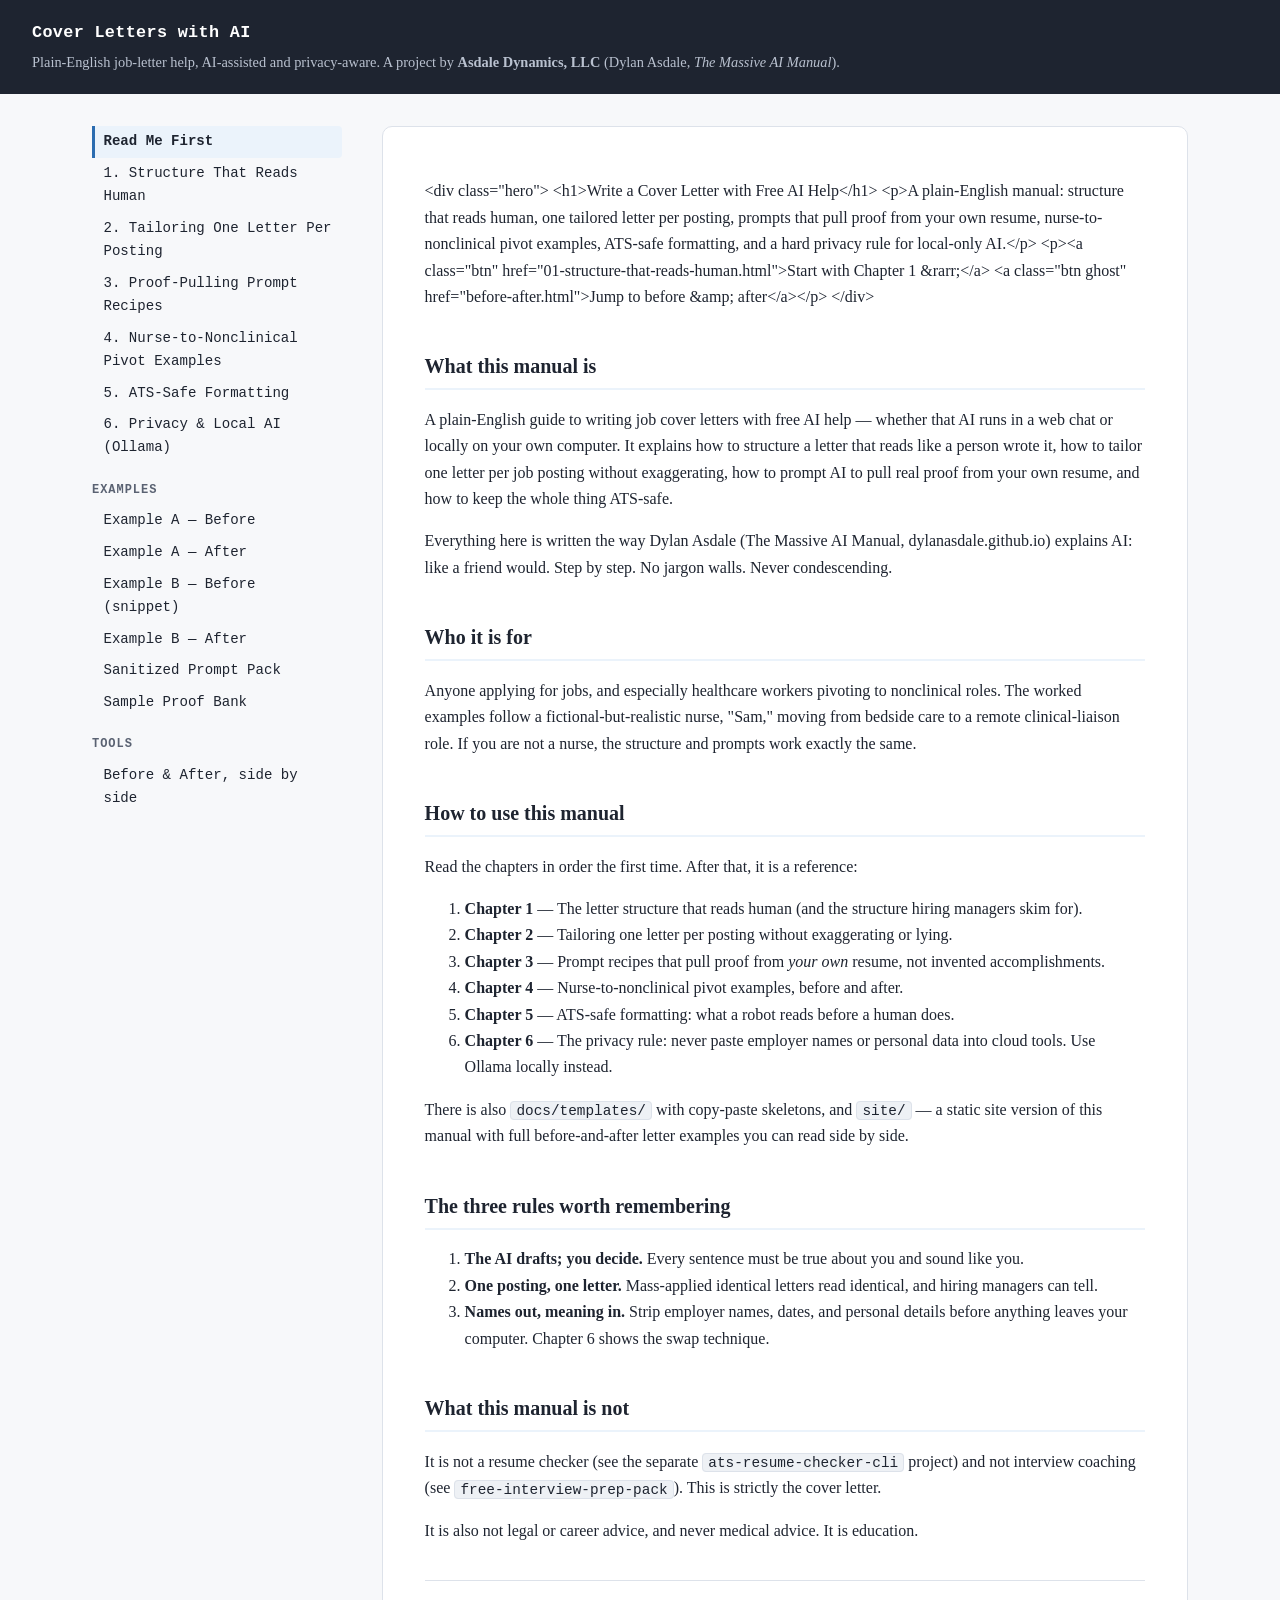
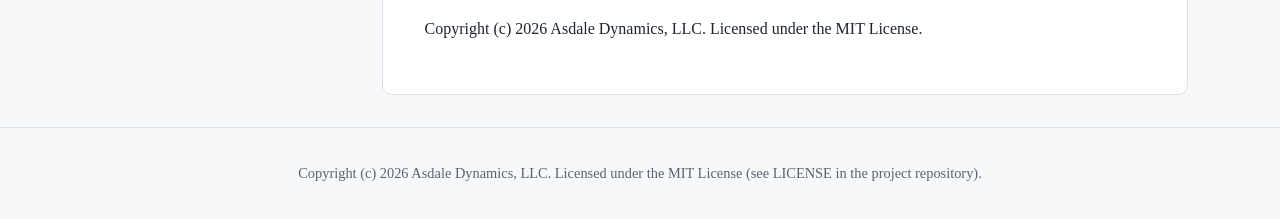
<file: site/index.html>
<!DOCTYPE html>
<html lang="en">
<head>
<meta charset="utf-8">
<meta name="viewport" content="width=device-width, initial-scale=1">
<title>Read Me First — Cover Letters with AI</title>
<link rel="stylesheet" href="style.css">

</head>
<body>
<header class="site-head">
  <a href="index.html" class="brand">Cover Letters with AI</a>
  <p class="tagline">Plain-English job-letter help, AI-assisted and privacy-aware.
  A project by <strong>Asdale Dynamics, LLC</strong> (Dylan Asdale, <em>The Massive AI Manual</em>).</p>
</header>
<div class="wrap">
<nav class="side">
<a href="index.html" class="active">Read Me First</a>
<a href="01-structure-that-reads-human.html">1. Structure That Reads Human</a>
<a href="02-tailor-per-posting.html">2. Tailoring One Letter Per Posting</a>
<a href="03-proof-prompts-resume.html">3. Proof-Pulling Prompt Recipes</a>
<a href="04-nurse-pivot-examples.html">4. Nurse-to-Nonclinical Pivot Examples</a>
<a href="05-ats-safe-formatting.html">5. ATS-Safe Formatting</a>
<a href="06-privacy-local-ollama.html">6. Privacy & Local AI (Ollama)</a>
<h2>Examples</h2>
<a href="examples/before-letter-A.html">Example A — Before</a>
<a href="examples/after-letter-A.html">Example A — After</a>
<a href="examples/before-letter-B.html">Example B — Before (snippet)</a>
<a href="examples/after-letter-B.html">Example B — After</a>
<a href="examples/sanitized-prompt-pack.html">Sanitized Prompt Pack</a>
<a href="examples/proof-bank-sample.html">Sample Proof Bank</a>
<h2>Tools</h2>
<a href="before-after.html">Before &amp; After, side by side</a>
</nav>
<main>
<p>&lt;div class="hero"&gt;   &lt;h1&gt;Write a Cover Letter with Free AI Help&lt;/h1&gt;   &lt;p&gt;A plain-English manual: structure that reads human, one tailored letter per posting, prompts that pull proof from your own resume, nurse-to-nonclinical pivot examples, ATS-safe formatting, and a hard privacy rule for local-only AI.&lt;/p&gt;   &lt;p&gt;&lt;a class="btn" href="01-structure-that-reads-human.html"&gt;Start with Chapter 1 &amp;rarr;&lt;/a&gt;  &lt;a class="btn ghost" href="before-after.html"&gt;Jump to before &amp;amp; after&lt;/a&gt;&lt;/p&gt; &lt;/div&gt;</p>
<h2 id="what-this-manual-is">What this manual is</h2>
<p>A plain-English guide to writing job cover letters with free AI help — whether that AI runs in a web chat or locally on your own computer. It explains how to structure a letter that reads like a person wrote it, how to tailor one letter per job posting without exaggerating, how to prompt AI to pull real proof from your own resume, and how to keep the whole thing ATS-safe.</p>
<p>Everything here is written the way Dylan Asdale (The Massive AI Manual, dylanasdale.github.io) explains AI: like a friend would. Step by step. No jargon walls. Never condescending.</p>
<h2 id="who-it-is-for">Who it is for</h2>
<p>Anyone applying for jobs, and especially healthcare workers pivoting to nonclinical roles. The worked examples follow a fictional-but-realistic nurse, "Sam," moving from bedside care to a remote clinical-liaison role. If you are not a nurse, the structure and prompts work exactly the same.</p>
<h2 id="how-to-use-this-manual">How to use this manual</h2>
<p>Read the chapters in order the first time. After that, it is a reference:</p>
<ol>
<li><strong>Chapter 1</strong> — The letter structure that reads human (and the structure hiring managers skim for).</li>
<li><strong>Chapter 2</strong> — Tailoring one letter per posting without exaggerating or lying.</li>
<li><strong>Chapter 3</strong> — Prompt recipes that pull proof from <em>your own</em> resume, not invented accomplishments.</li>
<li><strong>Chapter 4</strong> — Nurse-to-nonclinical pivot examples, before and after.</li>
<li><strong>Chapter 5</strong> — ATS-safe formatting: what a robot reads before a human does.</li>
<li><strong>Chapter 6</strong> — The privacy rule: never paste employer names or personal data into cloud tools. Use Ollama locally instead.</li>
</ol>
<p>There is also <code>docs/templates/</code> with copy-paste skeletons, and <code>site/</code> — a static site version of this manual with full before-and-after letter examples you can read side by side.</p>
<h2 id="the-three-rules-worth-remembering">The three rules worth remembering</h2>
<ol>
<li><strong>The AI drafts; you decide.</strong> Every sentence must be true about you and sound like you.</li>
<li><strong>One posting, one letter.</strong> Mass-applied identical letters read identical, and hiring managers can tell.</li>
<li><strong>Names out, meaning in.</strong> Strip employer names, dates, and personal details before anything leaves your computer. Chapter 6 shows the swap technique.</li>
</ol>
<h2 id="what-this-manual-is-not">What this manual is not</h2>
<p>It is not a resume checker (see the separate <code>ats-resume-checker-cli</code> project) and not interview coaching (see <code>free-interview-prep-pack</code>). This is strictly the cover letter.</p>
<p>It is also not legal or career advice, and never medical advice. It is education.</p>
<hr>
<p>Copyright (c) 2026 Asdale Dynamics, LLC. Licensed under the MIT License.</p>
</main>
</div>
<footer class="site-foot">
<p>Copyright (c) 2026 Asdale Dynamics, LLC. Licensed under the MIT License (see LICENSE in the project repository).</p>
</footer>
</body>
</html>
</file>
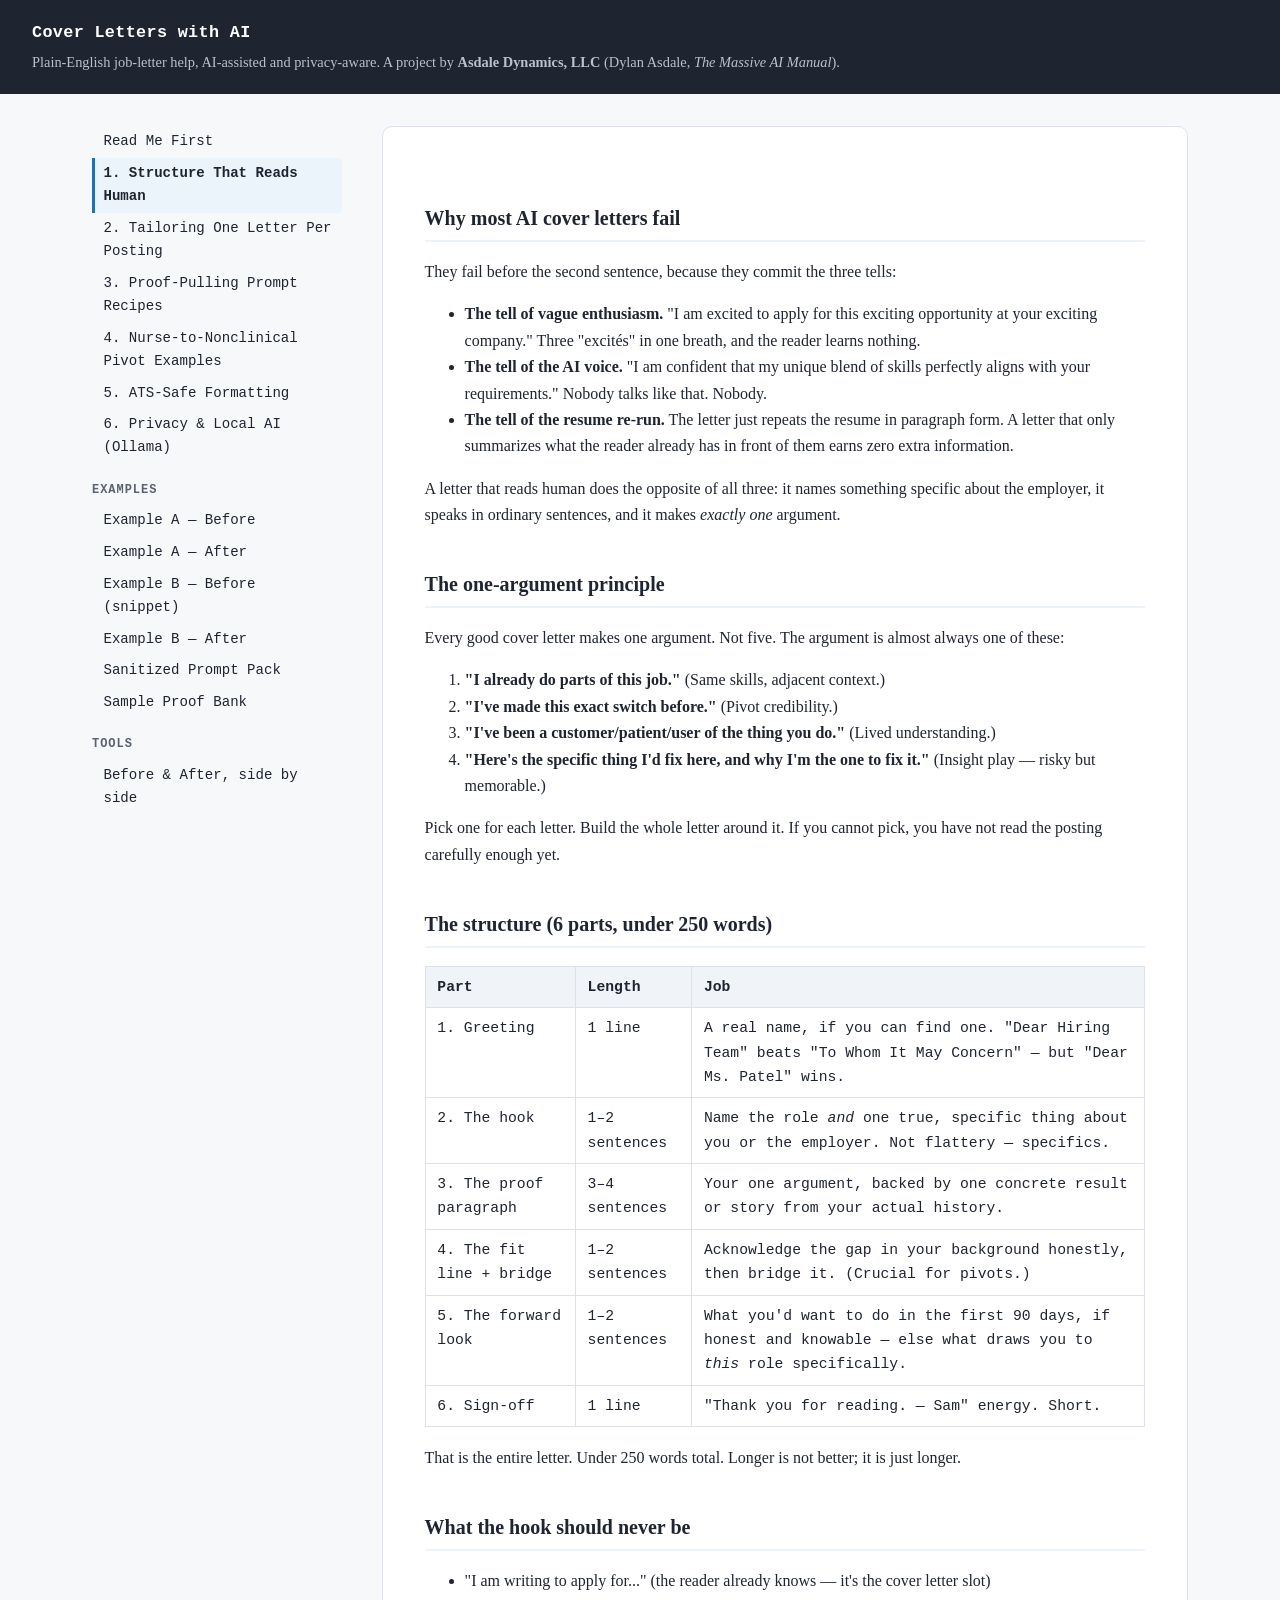
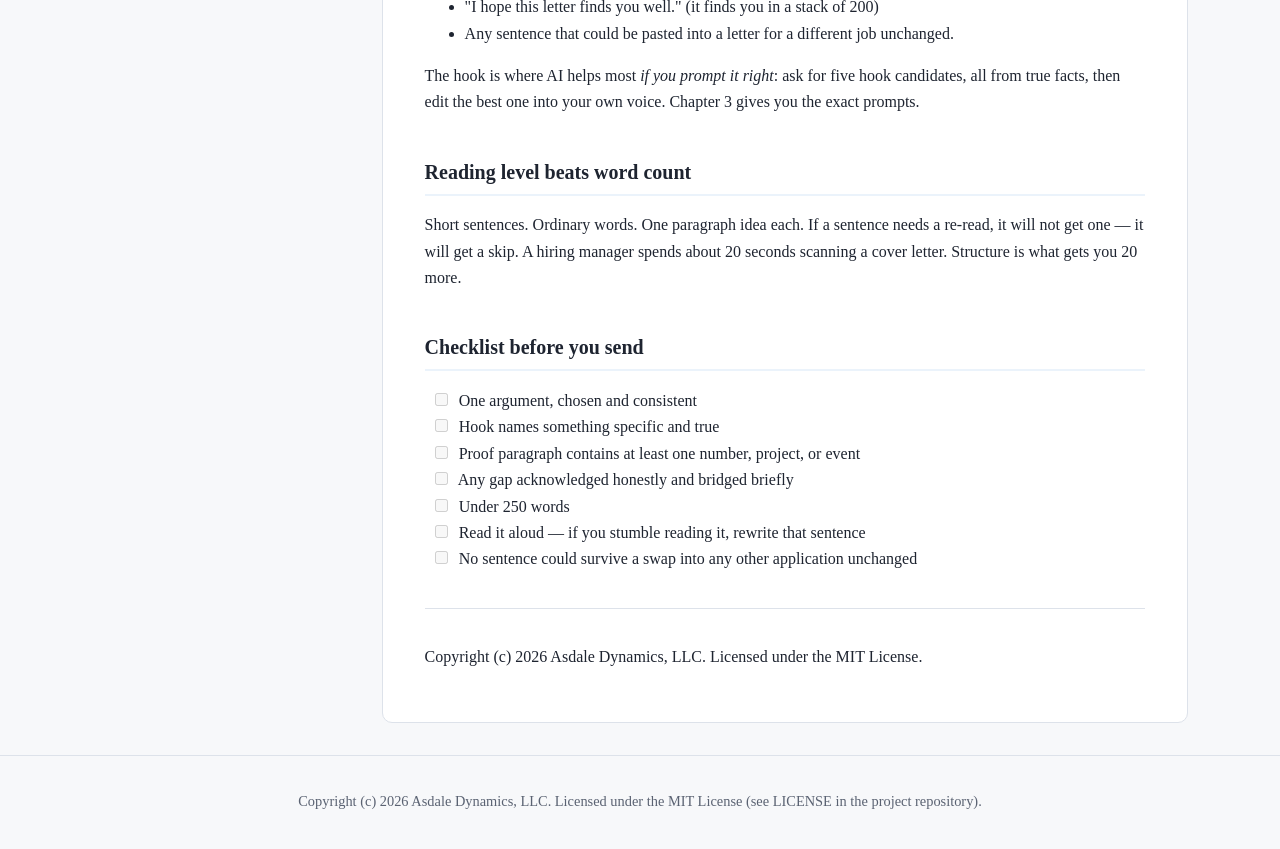
<file: site/01-structure-that-reads-human.html>
<!DOCTYPE html>
<html lang="en">
<head>
<meta charset="utf-8">
<meta name="viewport" content="width=device-width, initial-scale=1">
<title>1. Structure That Reads Human — Cover Letters with AI</title>
<link rel="stylesheet" href="style.css">

</head>
<body>
<header class="site-head">
  <a href="index.html" class="brand">Cover Letters with AI</a>
  <p class="tagline">Plain-English job-letter help, AI-assisted and privacy-aware.
  A project by <strong>Asdale Dynamics, LLC</strong> (Dylan Asdale, <em>The Massive AI Manual</em>).</p>
</header>
<div class="wrap">
<nav class="side">
<a href="index.html">Read Me First</a>
<a href="01-structure-that-reads-human.html" class="active">1. Structure That Reads Human</a>
<a href="02-tailor-per-posting.html">2. Tailoring One Letter Per Posting</a>
<a href="03-proof-prompts-resume.html">3. Proof-Pulling Prompt Recipes</a>
<a href="04-nurse-pivot-examples.html">4. Nurse-to-Nonclinical Pivot Examples</a>
<a href="05-ats-safe-formatting.html">5. ATS-Safe Formatting</a>
<a href="06-privacy-local-ollama.html">6. Privacy & Local AI (Ollama)</a>
<h2>Examples</h2>
<a href="examples/before-letter-A.html">Example A — Before</a>
<a href="examples/after-letter-A.html">Example A — After</a>
<a href="examples/before-letter-B.html">Example B — Before (snippet)</a>
<a href="examples/after-letter-B.html">Example B — After</a>
<a href="examples/sanitized-prompt-pack.html">Sanitized Prompt Pack</a>
<a href="examples/proof-bank-sample.html">Sample Proof Bank</a>
<h2>Tools</h2>
<a href="before-after.html">Before &amp; After, side by side</a>
</nav>
<main>
<h2 id="why-most-ai-cover-letters-fail">Why most AI cover letters fail</h2>
<p>They fail before the second sentence, because they commit the three tells:</p>
<ul>
<li><strong>The tell of vague enthusiasm.</strong> "I am excited to apply for this exciting opportunity at your exciting company." Three "excités" in one breath, and the reader learns nothing.</li>
<li><strong>The tell of the AI voice.</strong> "I am confident that my unique blend of skills perfectly aligns with your requirements." Nobody talks like that. Nobody.</li>
<li><strong>The tell of the resume re-run.</strong> The letter just repeats the resume in paragraph form. A letter that only summarizes what the reader already has in front of them earns zero extra information.</li>
</ul>
<p>A letter that reads human does the opposite of all three: it names something specific about the employer, it speaks in ordinary sentences, and it makes <em>exactly one</em> argument.</p>
<h2 id="the-one-argument-principle">The one-argument principle</h2>
<p>Every good cover letter makes one argument. Not five. The argument is almost always one of these:</p>
<ol>
<li><strong>"I already do parts of this job."</strong> (Same skills, adjacent context.)</li>
<li><strong>"I've made this exact switch before."</strong> (Pivot credibility.)</li>
<li><strong>"I've been a customer/patient/user of the thing you do."</strong> (Lived understanding.)</li>
<li><strong>"Here's the specific thing I'd fix here, and why I'm the one to fix it."</strong> (Insight play — risky but memorable.)</li>
</ol>
<p>Pick one for each letter. Build the whole letter around it. If you cannot pick, you have not read the posting carefully enough yet.</p>
<h2 id="the-structure-6-parts-under-250-words">The structure (6 parts, under 250 words)</h2>
<table>
<thead><tr>
<th>Part</th><th>Length</th><th>Job</th>
</tr></thead>
<tbody>
<tr><td>1. Greeting</td><td>1 line</td><td>A real name, if you can find one. "Dear Hiring Team" beats "To Whom It May Concern" — but "Dear Ms. Patel" wins.</td></tr>
<tr><td>2. The hook</td><td>1–2 sentences</td><td>Name the role <em>and</em> one true, specific thing about you or the employer. Not flattery — specifics.</td></tr>
<tr><td>3. The proof paragraph</td><td>3–4 sentences</td><td>Your one argument, backed by one concrete result or story from your actual history.</td></tr>
<tr><td>4. The fit line + bridge</td><td>1–2 sentences</td><td>Acknowledge the gap in your background honestly, then bridge it. (Crucial for pivots.)</td></tr>
<tr><td>5. The forward look</td><td>1–2 sentences</td><td>What you'd want to do in the first 90 days, if honest and knowable — else what draws you to <em>this</em> role specifically.</td></tr>
<tr><td>6. Sign-off</td><td>1 line</td><td>"Thank you for reading. — Sam" energy. Short.</td></tr>
</tbody></table>
<p>That is the entire letter. Under 250 words total. Longer is not better; it is just longer.</p>
<h2 id="what-the-hook-should-never-be">What the hook should never be</h2>
<ul>
<li>"I am writing to apply for..." (the reader already knows — it's the cover letter slot)</li>
<li>"I hope this letter finds you well." (it finds you in a stack of 200)</li>
<li>Any sentence that could be pasted into a letter for a different job unchanged.</li>
</ul>
<p>The hook is where AI helps most <em>if you prompt it right</em>: ask for five hook candidates, all from true facts, then edit the best one into your own voice. Chapter 3 gives you the exact prompts.</p>
<h2 id="reading-level-beats-word-count">Reading level beats word count</h2>
<p>Short sentences. Ordinary words. One paragraph idea each. If a sentence needs a re-read, it will not get one — it will get a skip. A hiring manager spends about 20 seconds scanning a cover letter. Structure is what gets you 20 more.</p>
<h2 id="checklist-before-you-send">Checklist before you send</h2>
<ul class="task-list">
<li><input type="checkbox" disabled > One argument, chosen and consistent</li>
<li><input type="checkbox" disabled > Hook names something specific and true</li>
<li><input type="checkbox" disabled > Proof paragraph contains at least one number, project, or event</li>
<li><input type="checkbox" disabled > Any gap acknowledged honestly and bridged briefly</li>
<li><input type="checkbox" disabled > Under 250 words</li>
<li><input type="checkbox" disabled > Read it aloud — if you stumble reading it, rewrite that sentence</li>
<li><input type="checkbox" disabled > No sentence could survive a swap into any other application unchanged</li>
</ul>
<hr>
<p>Copyright (c) 2026 Asdale Dynamics, LLC. Licensed under the MIT License.</p>
</main>
</div>
<footer class="site-foot">
<p>Copyright (c) 2026 Asdale Dynamics, LLC. Licensed under the MIT License (see LICENSE in the project repository).</p>
</footer>
</body>
</html>
</file>
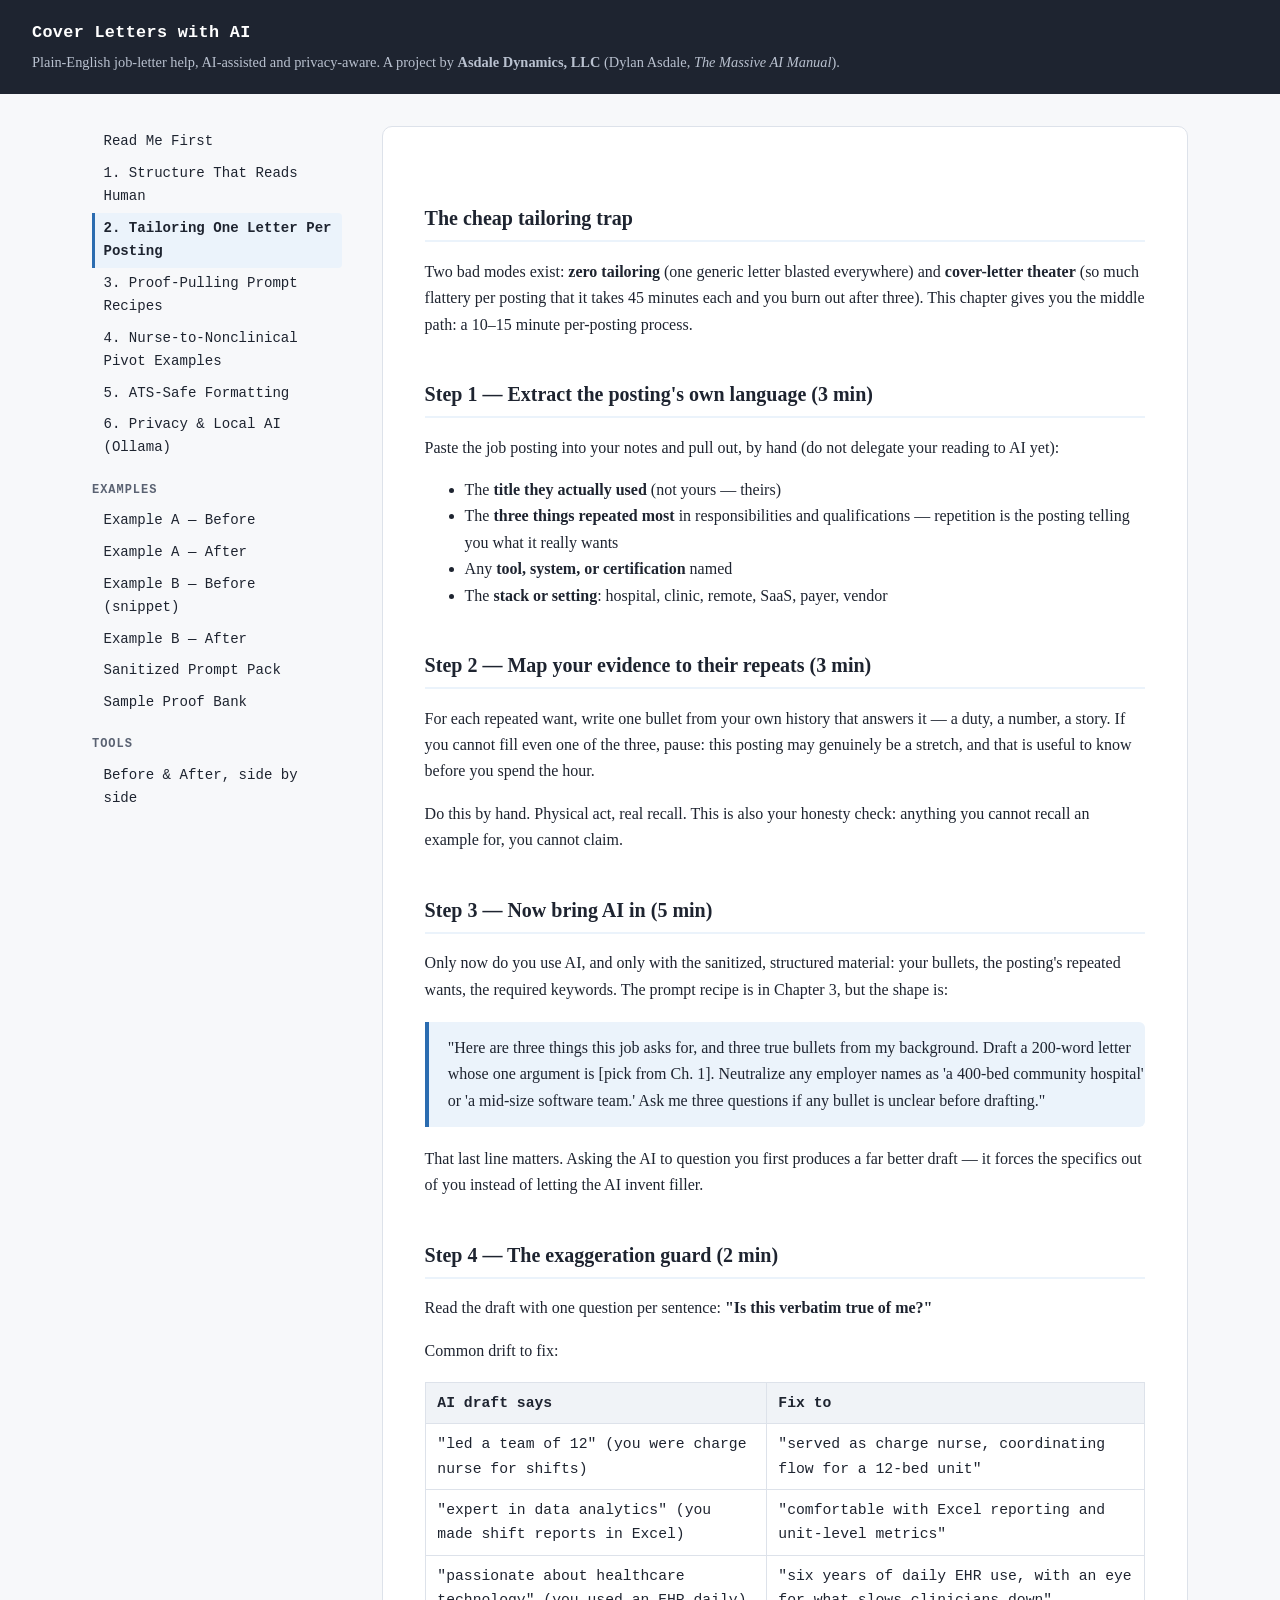
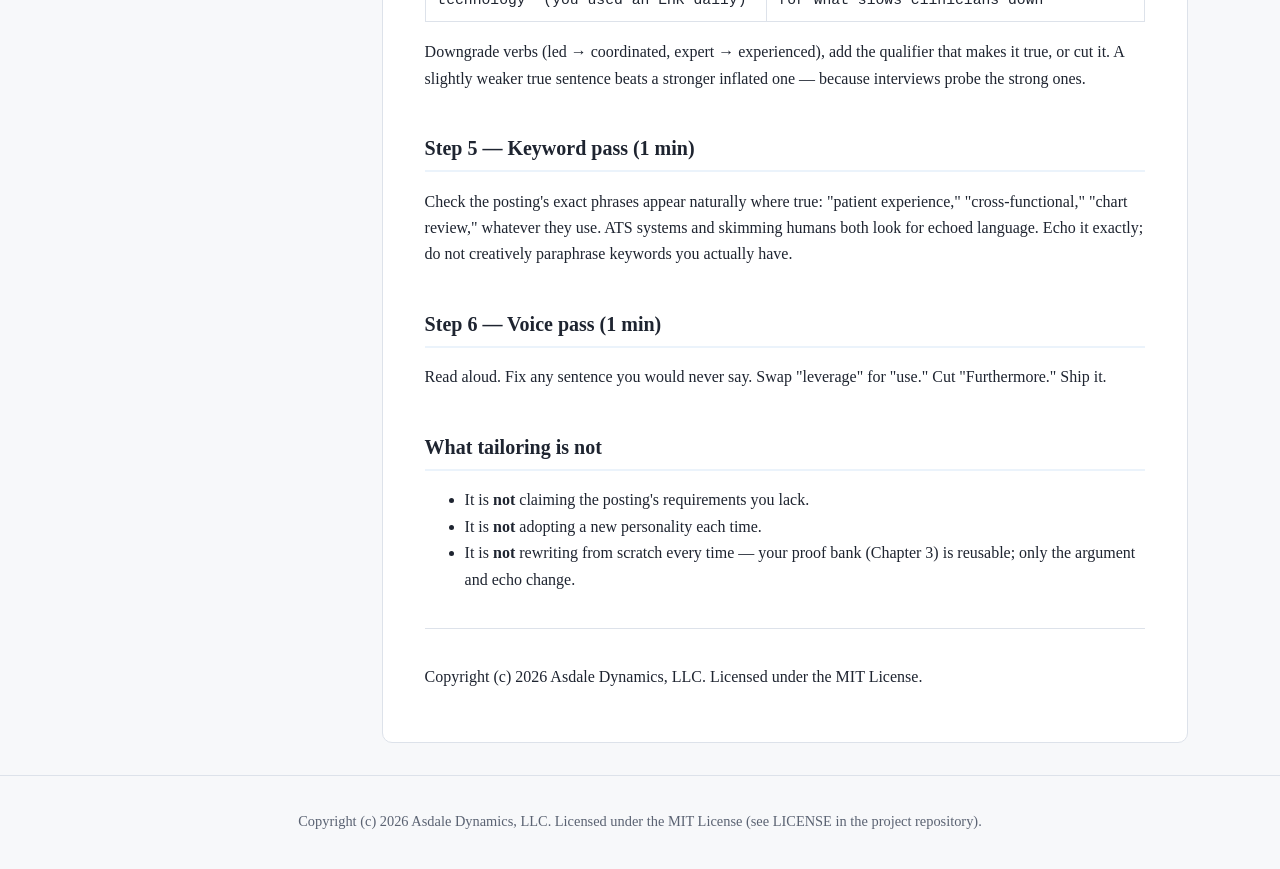
<file: site/02-tailor-per-posting.html>
<!DOCTYPE html>
<html lang="en">
<head>
<meta charset="utf-8">
<meta name="viewport" content="width=device-width, initial-scale=1">
<title>2. Tailoring One Letter Per Posting — Cover Letters with AI</title>
<link rel="stylesheet" href="style.css">

</head>
<body>
<header class="site-head">
  <a href="index.html" class="brand">Cover Letters with AI</a>
  <p class="tagline">Plain-English job-letter help, AI-assisted and privacy-aware.
  A project by <strong>Asdale Dynamics, LLC</strong> (Dylan Asdale, <em>The Massive AI Manual</em>).</p>
</header>
<div class="wrap">
<nav class="side">
<a href="index.html">Read Me First</a>
<a href="01-structure-that-reads-human.html">1. Structure That Reads Human</a>
<a href="02-tailor-per-posting.html" class="active">2. Tailoring One Letter Per Posting</a>
<a href="03-proof-prompts-resume.html">3. Proof-Pulling Prompt Recipes</a>
<a href="04-nurse-pivot-examples.html">4. Nurse-to-Nonclinical Pivot Examples</a>
<a href="05-ats-safe-formatting.html">5. ATS-Safe Formatting</a>
<a href="06-privacy-local-ollama.html">6. Privacy & Local AI (Ollama)</a>
<h2>Examples</h2>
<a href="examples/before-letter-A.html">Example A — Before</a>
<a href="examples/after-letter-A.html">Example A — After</a>
<a href="examples/before-letter-B.html">Example B — Before (snippet)</a>
<a href="examples/after-letter-B.html">Example B — After</a>
<a href="examples/sanitized-prompt-pack.html">Sanitized Prompt Pack</a>
<a href="examples/proof-bank-sample.html">Sample Proof Bank</a>
<h2>Tools</h2>
<a href="before-after.html">Before &amp; After, side by side</a>
</nav>
<main>
<h2 id="the-cheap-tailoring-trap">The cheap tailoring trap</h2>
<p>Two bad modes exist: <strong>zero tailoring</strong> (one generic letter blasted everywhere) and <strong>cover-letter theater</strong> (so much flattery per posting that it takes 45 minutes each and you burn out after three). This chapter gives you the middle path: a 10–15 minute per-posting process.</p>
<h2 id="step-1-extract-the-postings-own-language-3-min">Step 1 — Extract the posting's own language (3 min)</h2>
<p>Paste the job posting into your notes and pull out, by hand (do not delegate your reading to AI yet):</p>
<ul>
<li>The <strong>title they actually used</strong> (not yours — theirs)</li>
<li>The <strong>three things repeated most</strong> in responsibilities and qualifications — repetition is the posting telling you what it really wants</li>
<li>Any <strong>tool, system, or certification</strong> named</li>
<li>The <strong>stack or setting</strong>: hospital, clinic, remote, SaaS, payer, vendor</li>
</ul>
<h2 id="step-2-map-your-evidence-to-their-repeats-3-min">Step 2 — Map your evidence to their repeats (3 min)</h2>
<p>For each repeated want, write one bullet from your own history that answers it — a duty, a number, a story. If you cannot fill even one of the three, pause: this posting may genuinely be a stretch, and that is useful to know before you spend the hour.</p>
<p>Do this by hand. Physical act, real recall. This is also your honesty check: anything you cannot recall an example for, you cannot claim.</p>
<h2 id="step-3-now-bring-ai-in-5-min">Step 3 — Now bring AI in (5 min)</h2>
<p>Only now do you use AI, and only with the sanitized, structured material: your bullets, the posting's repeated wants, the required keywords. The prompt recipe is in Chapter 3, but the shape is:</p>
<blockquote><p>"Here are three things this job asks for, and three true bullets from my background. Draft a 200-word letter whose one argument is [pick from Ch. 1]. Neutralize any employer names as 'a 400-bed community hospital' or 'a mid-size software team.' Ask me three questions if any bullet is unclear before drafting."</p></blockquote>
<p>That last line matters. Asking the AI to question you first produces a far better draft — it forces the specifics out of you instead of letting the AI invent filler.</p>
<h2 id="step-4-the-exaggeration-guard-2-min">Step 4 — The exaggeration guard (2 min)</h2>
<p>Read the draft with one question per sentence: <strong>"Is this verbatim true of me?"</strong></p>
<p>Common drift to fix:</p>
<table>
<thead><tr>
<th>AI draft says</th><th>Fix to</th>
</tr></thead>
<tbody>
<tr><td>"led a team of 12" (you were charge nurse for shifts)</td><td>"served as charge nurse, coordinating flow for a 12-bed unit"</td></tr>
<tr><td>"expert in data analytics" (you made shift reports in Excel)</td><td>"comfortable with Excel reporting and unit-level metrics"</td></tr>
<tr><td>"passionate about healthcare technology" (you used an EHR daily)</td><td>"six years of daily EHR use, with an eye for what slows clinicians down"</td></tr>
</tbody></table>
<p>Downgrade verbs (led → coordinated, expert → experienced), add the qualifier that makes it true, or cut it. A slightly weaker true sentence beats a stronger inflated one — because interviews probe the strong ones.</p>
<h2 id="step-5-keyword-pass-1-min">Step 5 — Keyword pass (1 min)</h2>
<p>Check the posting's exact phrases appear naturally where true: "patient experience," "cross-functional," "chart review," whatever they use. ATS systems and skimming humans both look for echoed language. Echo it exactly; do not creatively paraphrase keywords you actually have.</p>
<h2 id="step-6-voice-pass-1-min">Step 6 — Voice pass (1 min)</h2>
<p>Read aloud. Fix any sentence you would never say. Swap "leverage" for "use." Cut "Furthermore." Ship it.</p>
<h2 id="what-tailoring-is-not">What tailoring is not</h2>
<ul>
<li>It is <strong>not</strong> claiming the posting's requirements you lack.</li>
<li>It is <strong>not</strong> adopting a new personality each time.</li>
<li>It is <strong>not</strong> rewriting from scratch every time — your proof bank (Chapter 3) is reusable; only the argument and echo change.</li>
</ul>
<hr>
<p>Copyright (c) 2026 Asdale Dynamics, LLC. Licensed under the MIT License.</p>
</main>
</div>
<footer class="site-foot">
<p>Copyright (c) 2026 Asdale Dynamics, LLC. Licensed under the MIT License (see LICENSE in the project repository).</p>
</footer>
</body>
</html>
</file>
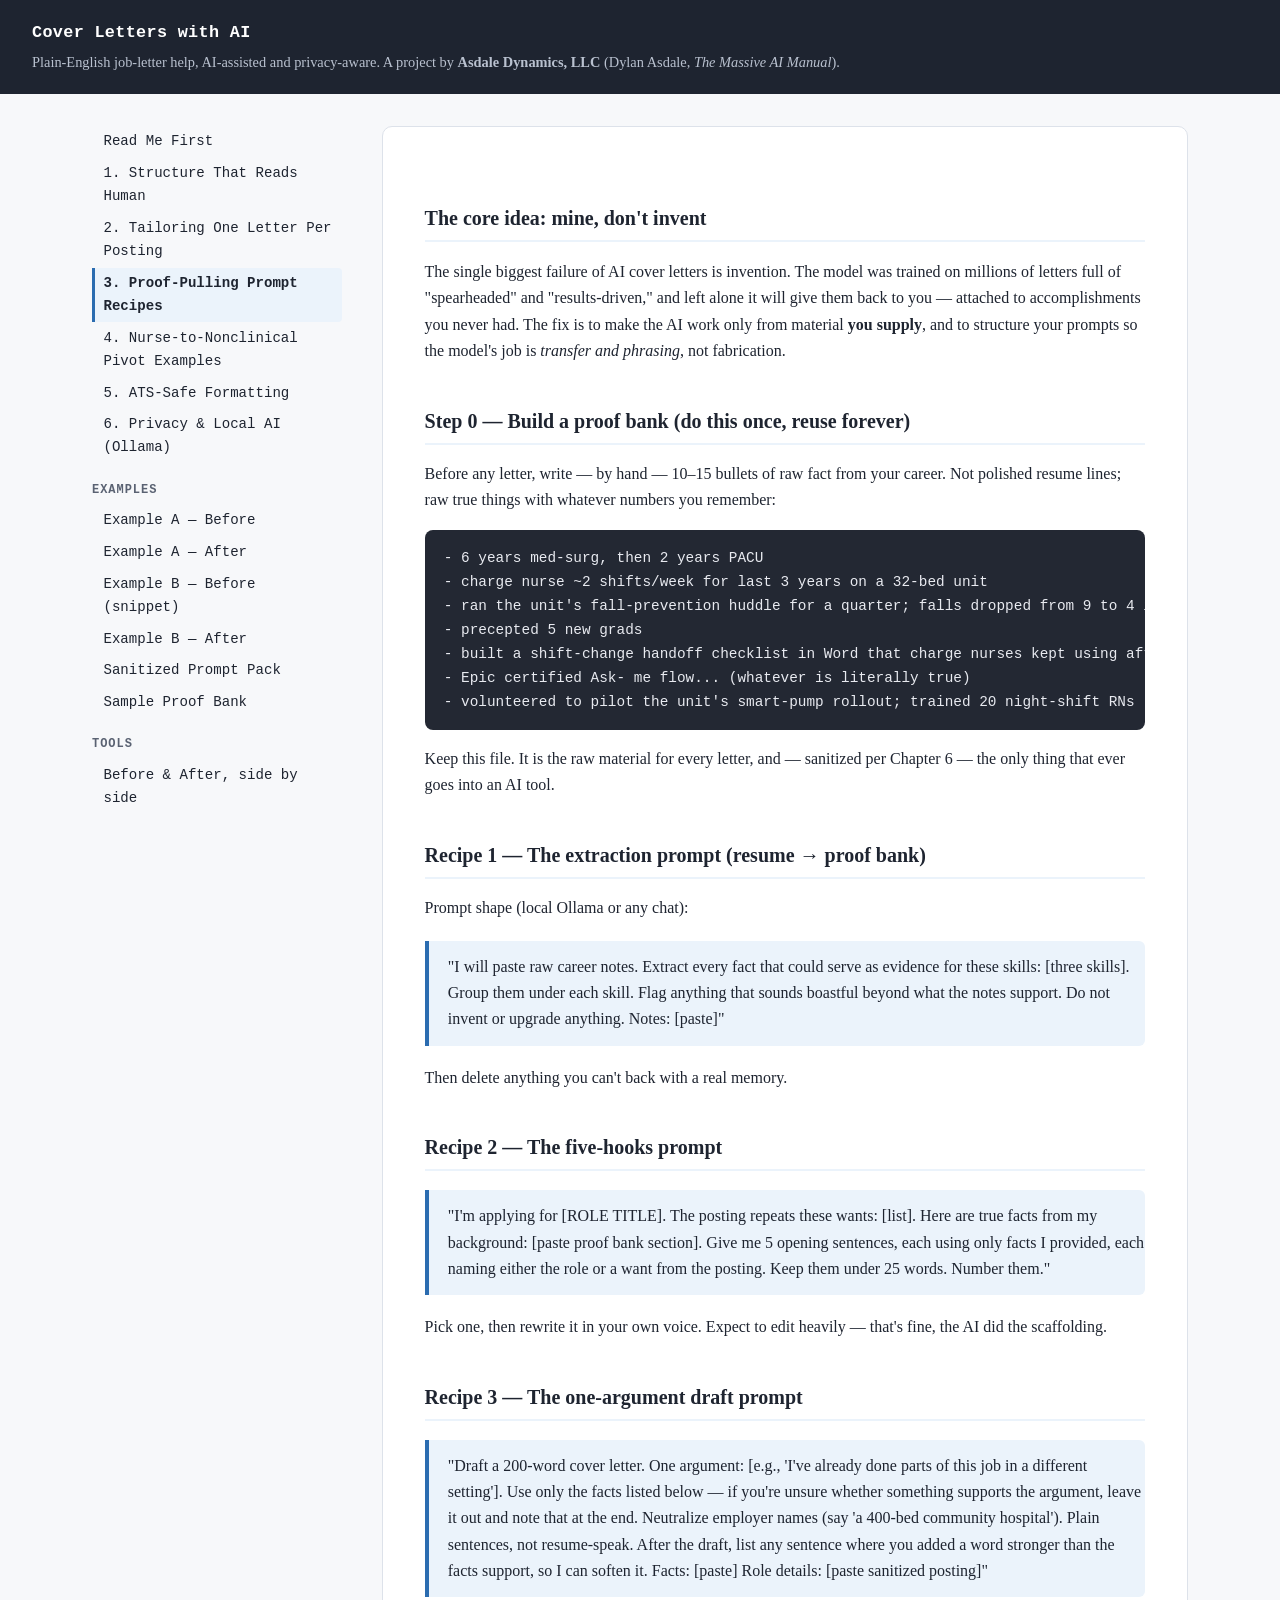
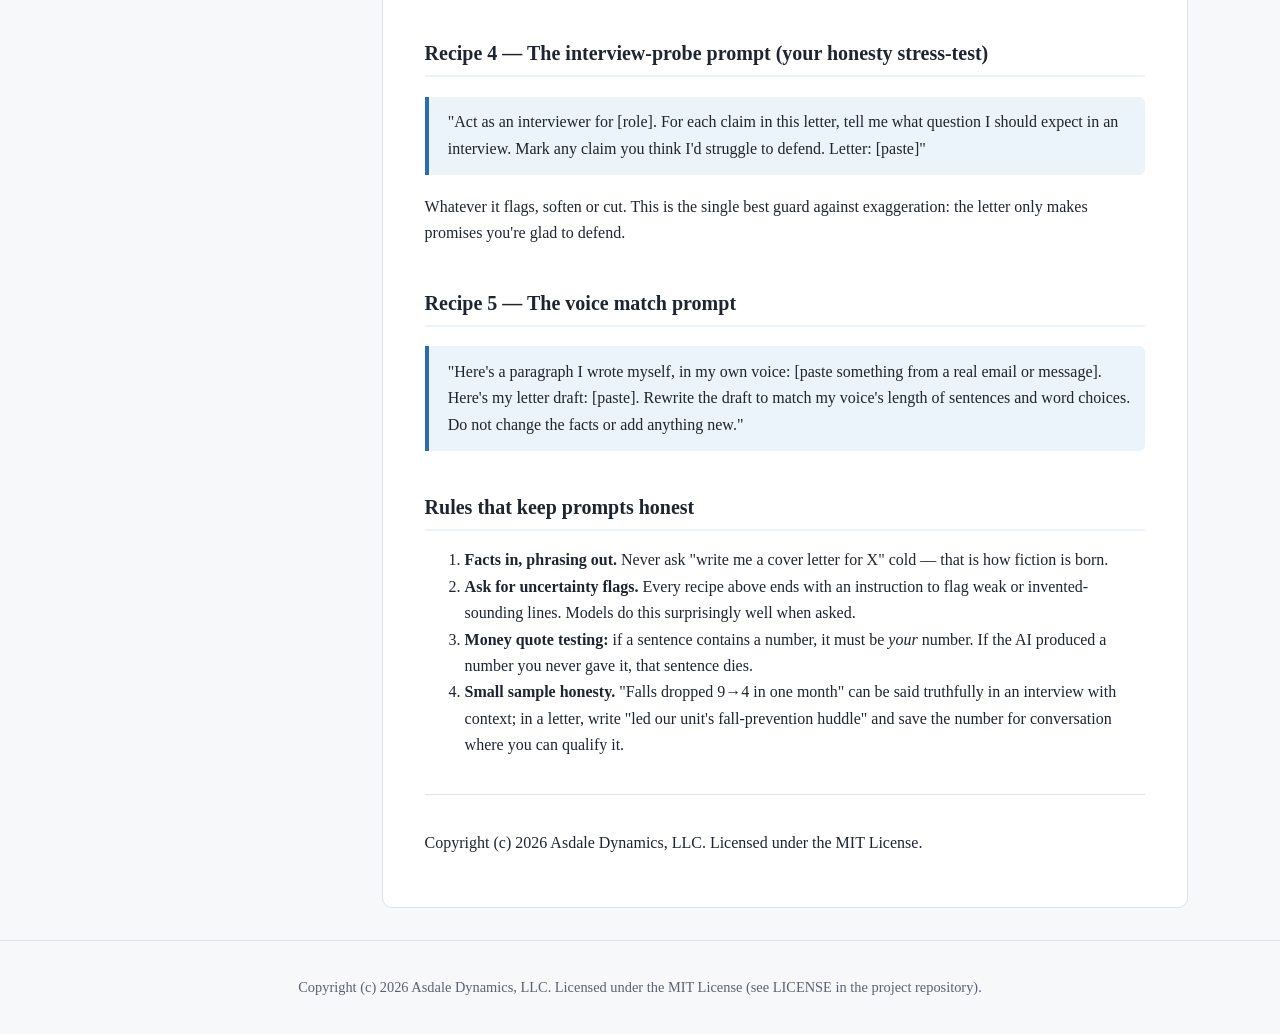
<file: site/03-proof-prompts-resume.html>
<!DOCTYPE html>
<html lang="en">
<head>
<meta charset="utf-8">
<meta name="viewport" content="width=device-width, initial-scale=1">
<title>3. Proof-Pulling Prompt Recipes — Cover Letters with AI</title>
<link rel="stylesheet" href="style.css">

</head>
<body>
<header class="site-head">
  <a href="index.html" class="brand">Cover Letters with AI</a>
  <p class="tagline">Plain-English job-letter help, AI-assisted and privacy-aware.
  A project by <strong>Asdale Dynamics, LLC</strong> (Dylan Asdale, <em>The Massive AI Manual</em>).</p>
</header>
<div class="wrap">
<nav class="side">
<a href="index.html">Read Me First</a>
<a href="01-structure-that-reads-human.html">1. Structure That Reads Human</a>
<a href="02-tailor-per-posting.html">2. Tailoring One Letter Per Posting</a>
<a href="03-proof-prompts-resume.html" class="active">3. Proof-Pulling Prompt Recipes</a>
<a href="04-nurse-pivot-examples.html">4. Nurse-to-Nonclinical Pivot Examples</a>
<a href="05-ats-safe-formatting.html">5. ATS-Safe Formatting</a>
<a href="06-privacy-local-ollama.html">6. Privacy & Local AI (Ollama)</a>
<h2>Examples</h2>
<a href="examples/before-letter-A.html">Example A — Before</a>
<a href="examples/after-letter-A.html">Example A — After</a>
<a href="examples/before-letter-B.html">Example B — Before (snippet)</a>
<a href="examples/after-letter-B.html">Example B — After</a>
<a href="examples/sanitized-prompt-pack.html">Sanitized Prompt Pack</a>
<a href="examples/proof-bank-sample.html">Sample Proof Bank</a>
<h2>Tools</h2>
<a href="before-after.html">Before &amp; After, side by side</a>
</nav>
<main>
<h2 id="the-core-idea-mine-dont-invent">The core idea: mine, don't invent</h2>
<p>The single biggest failure of AI cover letters is invention. The model was trained on millions of letters full of "spearheaded" and "results-driven," and left alone it will give them back to you — attached to accomplishments you never had. The fix is to make the AI work only from material <strong>you supply</strong>, and to structure your prompts so the model's job is <em>transfer and phrasing</em>, not fabrication.</p>
<h2 id="step-0-build-a-proof-bank-do-this-once-reuse-forever">Step 0 — Build a proof bank (do this once, reuse forever)</h2>
<p>Before any letter, write — by hand — 10–15 bullets of raw fact from your career. Not polished resume lines; raw true things with whatever numbers you remember:</p>
<pre><code>- 6 years med-surg, then 2 years PACU
- charge nurse ~2 shifts/week for last 3 years on a 32-bed unit
- ran the unit&#x27;s fall-prevention huddle for a quarter; falls dropped from 9 to 4 in the month (small sample, be careful how it&#x27;s worded)
- precepted 5 new grads
- built a shift-change handoff checklist in Word that charge nurses kept using after I left
- Epic certified Ask- me flow... (whatever is literally true)
- volunteered to pilot the unit&#x27;s smart-pump rollout; trained 20 night-shift RNs</code></pre>
<p>Keep this file. It is the raw material for every letter, and — sanitized per Chapter 6 — the only thing that ever goes into an AI tool.</p>
<h2 id="recipe-1-the-extraction-prompt-resume-proof-bank">Recipe 1 — The extraction prompt (resume → proof bank)</h2>
<p>Prompt shape (local Ollama or any chat):</p>
<blockquote><p>"I will paste raw career notes. Extract every fact that could serve as evidence for these skills: [three skills]. Group them under each skill. Flag anything that sounds boastful beyond what the notes support. Do not invent or upgrade anything. Notes: [paste]"</p></blockquote>
<p>Then delete anything you can't back with a real memory.</p>
<h2 id="recipe-2-the-five-hooks-prompt">Recipe 2 — The five-hooks prompt</h2>
<blockquote><p>"I'm applying for [ROLE TITLE]. The posting repeats these wants: [list]. Here are true facts from my background: [paste proof bank section]. Give me 5 opening sentences, each using only facts I provided, each naming either the role or a want from the posting. Keep them under 25 words. Number them."</p></blockquote>
<p>Pick one, then rewrite it in your own voice. Expect to edit heavily — that's fine, the AI did the scaffolding.</p>
<h2 id="recipe-3-the-one-argument-draft-prompt">Recipe 3 — The one-argument draft prompt</h2>
<blockquote><p>"Draft a 200-word cover letter. One argument: [e.g., 'I've already done parts of this job in a different setting']. Use only the facts listed below — if you're unsure whether something supports the argument, leave it out and note that at the end. Neutralize employer names (say 'a 400-bed community hospital'). Plain sentences, not resume-speak. After the draft, list any sentence where you added a word stronger than the facts support, so I can soften it. Facts: [paste] Role details: [paste sanitized posting]"</p></blockquote>
<h2 id="recipe-4-the-interview-probe-prompt-your-honesty-stress-test">Recipe 4 — The interview-probe prompt (your honesty stress-test)</h2>
<blockquote><p>"Act as an interviewer for [role]. For each claim in this letter, tell me what question I should expect in an interview. Mark any claim you think I'd struggle to defend. Letter: [paste]"</p></blockquote>
<p>Whatever it flags, soften or cut. This is the single best guard against exaggeration: the letter only makes promises you're glad to defend.</p>
<h2 id="recipe-5-the-voice-match-prompt">Recipe 5 — The voice match prompt</h2>
<blockquote><p>"Here's a paragraph I wrote myself, in my own voice: [paste something from a real email or message]. Here's my letter draft: [paste]. Rewrite the draft to match my voice's length of sentences and word choices. Do not change the facts or add anything new."</p></blockquote>
<h2 id="rules-that-keep-prompts-honest">Rules that keep prompts honest</h2>
<ol>
<li><strong>Facts in, phrasing out.</strong> Never ask "write me a cover letter for X" cold — that is how fiction is born.</li>
<li><strong>Ask for uncertainty flags.</strong> Every recipe above ends with an instruction to flag weak or invented-sounding lines. Models do this surprisingly well when asked.</li>
<li><strong>Money quote testing:</strong> if a sentence contains a number, it must be <em>your</em> number. If the AI produced a number you never gave it, that sentence dies.</li>
<li><strong>Small sample honesty.</strong> "Falls dropped 9→4 in one month" can be said truthfully in an interview with context; in a letter, write "led our unit's fall-prevention huddle" and save the number for conversation where you can qualify it.</li>
</ol>
<hr>
<p>Copyright (c) 2026 Asdale Dynamics, LLC. Licensed under the MIT License.</p>
</main>
</div>
<footer class="site-foot">
<p>Copyright (c) 2026 Asdale Dynamics, LLC. Licensed under the MIT License (see LICENSE in the project repository).</p>
</footer>
</body>
</html>
</file>
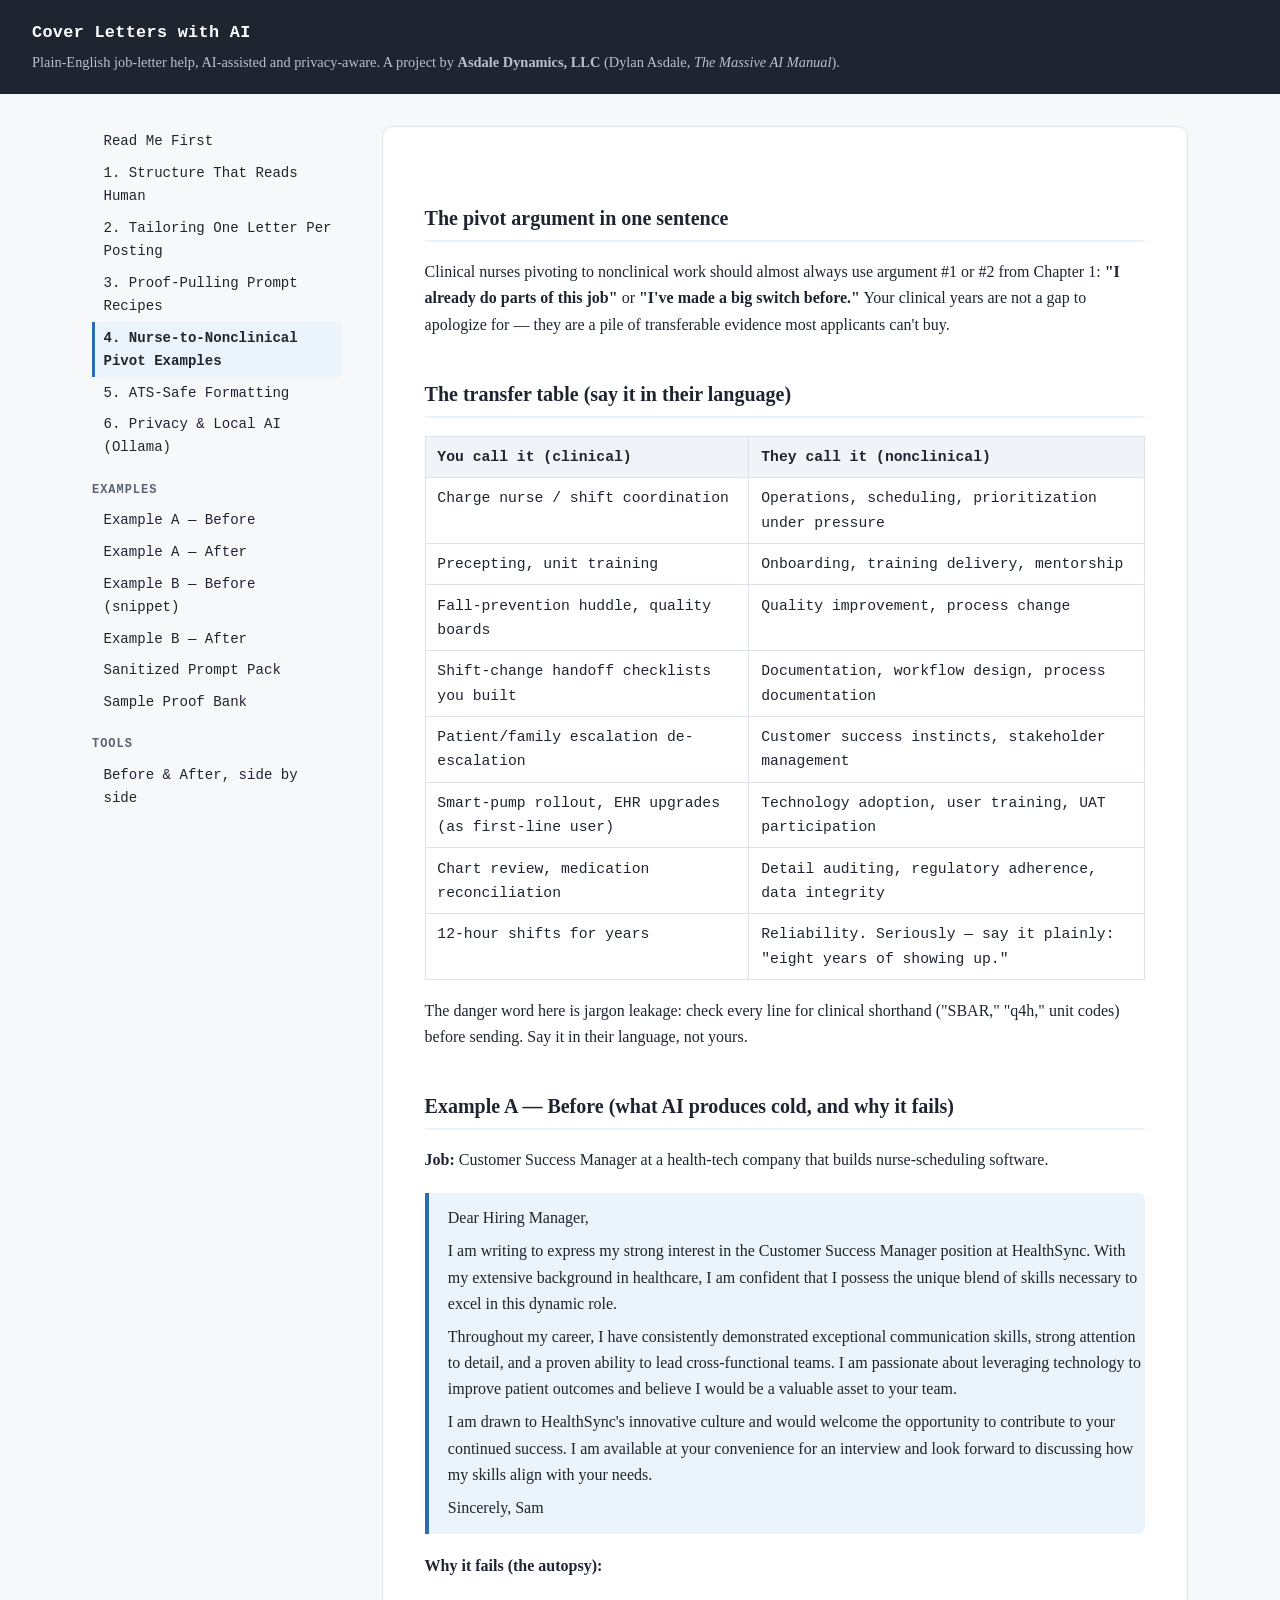
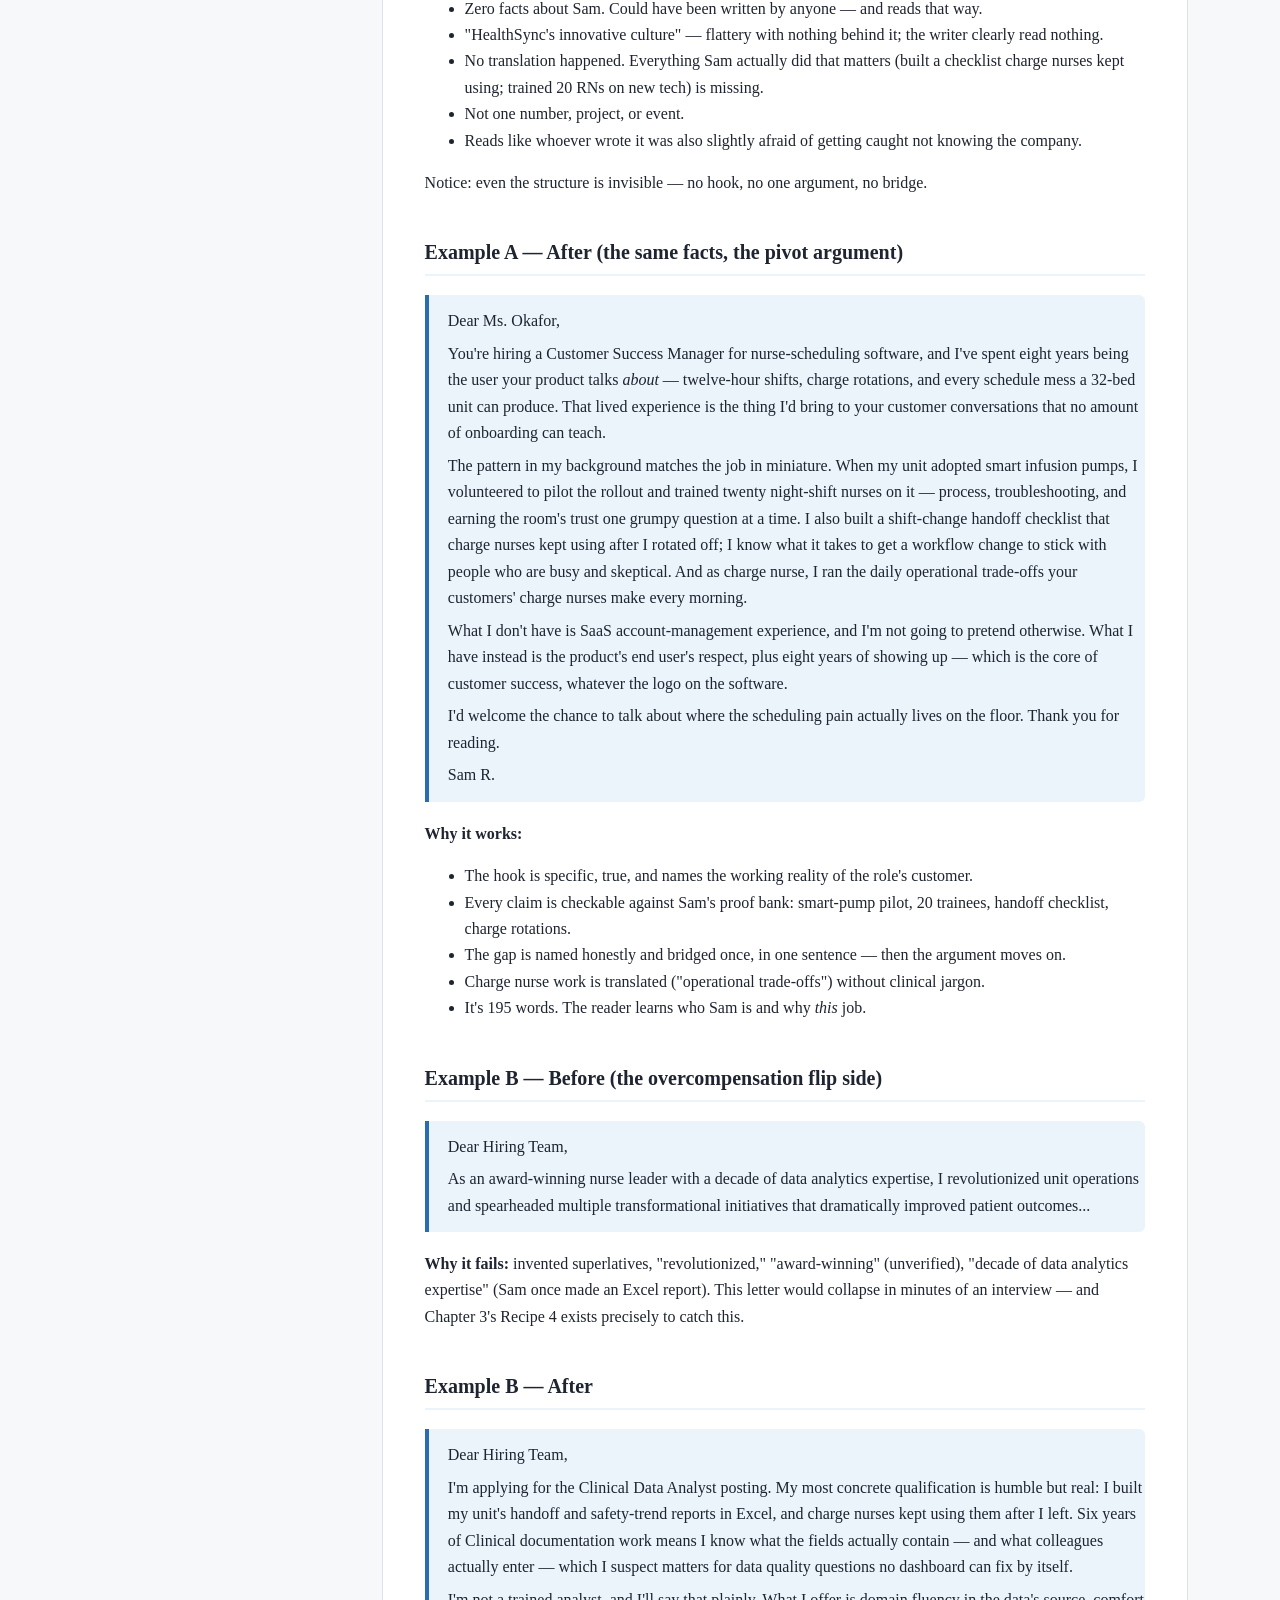
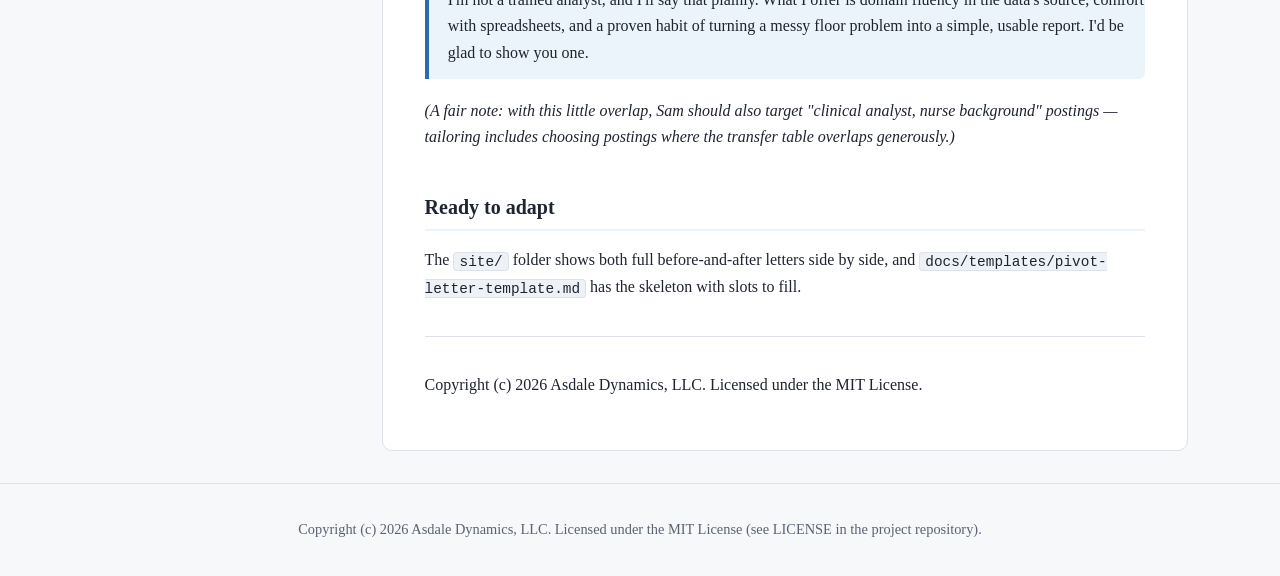
<file: site/04-nurse-pivot-examples.html>
<!DOCTYPE html>
<html lang="en">
<head>
<meta charset="utf-8">
<meta name="viewport" content="width=device-width, initial-scale=1">
<title>4. Nurse-to-Nonclinical Pivot Examples — Cover Letters with AI</title>
<link rel="stylesheet" href="style.css">

</head>
<body>
<header class="site-head">
  <a href="index.html" class="brand">Cover Letters with AI</a>
  <p class="tagline">Plain-English job-letter help, AI-assisted and privacy-aware.
  A project by <strong>Asdale Dynamics, LLC</strong> (Dylan Asdale, <em>The Massive AI Manual</em>).</p>
</header>
<div class="wrap">
<nav class="side">
<a href="index.html">Read Me First</a>
<a href="01-structure-that-reads-human.html">1. Structure That Reads Human</a>
<a href="02-tailor-per-posting.html">2. Tailoring One Letter Per Posting</a>
<a href="03-proof-prompts-resume.html">3. Proof-Pulling Prompt Recipes</a>
<a href="04-nurse-pivot-examples.html" class="active">4. Nurse-to-Nonclinical Pivot Examples</a>
<a href="05-ats-safe-formatting.html">5. ATS-Safe Formatting</a>
<a href="06-privacy-local-ollama.html">6. Privacy & Local AI (Ollama)</a>
<h2>Examples</h2>
<a href="examples/before-letter-A.html">Example A — Before</a>
<a href="examples/after-letter-A.html">Example A — After</a>
<a href="examples/before-letter-B.html">Example B — Before (snippet)</a>
<a href="examples/after-letter-B.html">Example B — After</a>
<a href="examples/sanitized-prompt-pack.html">Sanitized Prompt Pack</a>
<a href="examples/proof-bank-sample.html">Sample Proof Bank</a>
<h2>Tools</h2>
<a href="before-after.html">Before &amp; After, side by side</a>
</nav>
<main>
<h2 id="the-pivot-argument-in-one-sentence">The pivot argument in one sentence</h2>
<p>Clinical nurses pivoting to nonclinical work should almost always use argument #1 or #2 from Chapter 1: <strong>"I already do parts of this job"</strong> or <strong>"I've made a big switch before."</strong> Your clinical years are not a gap to apologize for — they are a pile of transferable evidence most applicants can't buy.</p>
<h2 id="the-transfer-table-say-it-in-their-language">The transfer table (say it in their language)</h2>
<table>
<thead><tr>
<th>You call it (clinical)</th><th>They call it (nonclinical)</th>
</tr></thead>
<tbody>
<tr><td>Charge nurse / shift coordination</td><td>Operations, scheduling, prioritization under pressure</td></tr>
<tr><td>Precepting, unit training</td><td>Onboarding, training delivery, mentorship</td></tr>
<tr><td>Fall-prevention huddle, quality boards</td><td>Quality improvement, process change</td></tr>
<tr><td>Shift-change handoff checklists you built</td><td>Documentation, workflow design, process documentation</td></tr>
<tr><td>Patient/family escalation de-escalation</td><td>Customer success instincts, stakeholder management</td></tr>
<tr><td>Smart-pump rollout, EHR upgrades (as first-line user)</td><td>Technology adoption, user training, UAT participation</td></tr>
<tr><td>Chart review, medication reconciliation</td><td>Detail auditing, regulatory adherence, data integrity</td></tr>
<tr><td>12-hour shifts for years</td><td>Reliability. Seriously — say it plainly: "eight years of showing up."</td></tr>
</tbody></table>
<p>The danger word here is jargon leakage: check every line for clinical shorthand ("SBAR," "q4h," unit codes) before sending. Say it in their language, not yours.</p>
<h2 id="example-a-before-what-ai-produces-cold-and-why-it-fails">Example A — Before (what AI produces cold, and why it fails)</h2>
<p><strong>Job:</strong> Customer Success Manager at a health-tech company that builds nurse-scheduling software.</p>
<blockquote><p>Dear Hiring Manager,</p>
<p>I am writing to express my strong interest in the Customer Success Manager position at HealthSync. With my extensive background in healthcare, I am confident that I possess the unique blend of skills necessary to excel in this dynamic role.</p>
<p>Throughout my career, I have consistently demonstrated exceptional communication skills, strong attention to detail, and a proven ability to lead cross-functional teams. I am passionate about leveraging technology to improve patient outcomes and believe I would be a valuable asset to your team.</p>
<p>I am drawn to HealthSync's innovative culture and would welcome the opportunity to contribute to your continued success. I am available at your convenience for an interview and look forward to discussing how my skills align with your needs.</p>
<p>Sincerely, Sam</p></blockquote>
<p><strong>Why it fails (the autopsy):</strong></p>
<ul>
<li>Zero facts about Sam. Could have been written by anyone — and reads that way.</li>
<li>"HealthSync's innovative culture" — flattery with nothing behind it; the writer clearly read nothing.</li>
<li>No translation happened. Everything Sam actually did that matters (built a checklist charge nurses kept using; trained 20 RNs on new tech) is missing.</li>
<li>Not one number, project, or event.</li>
<li>Reads like whoever wrote it was also slightly afraid of getting caught not knowing the company.</li>
</ul>
<p>Notice: even the structure is invisible — no hook, no one argument, no bridge.</p>
<h2 id="example-a-after-the-same-facts-the-pivot-argument">Example A — After (the same facts, the pivot argument)</h2>
<blockquote><p>Dear Ms. Okafor,</p>
<p>You're hiring a Customer Success Manager for nurse-scheduling software, and I've spent eight years being the user your product talks <em>about</em> — twelve-hour shifts, charge rotations, and every schedule mess a 32-bed unit can produce. That lived experience is the thing I'd bring to your customer conversations that no amount of onboarding can teach.</p>
<p>The pattern in my background matches the job in miniature. When my unit adopted smart infusion pumps, I volunteered to pilot the rollout and trained twenty night-shift nurses on it — process, troubleshooting, and earning the room's trust one grumpy question at a time. I also built a shift-change handoff checklist that charge nurses kept using after I rotated off; I know what it takes to get a workflow change to stick with people who are busy and skeptical. And as charge nurse, I ran the daily operational trade-offs your customers' charge nurses make every morning.</p>
<p>What I don't have is SaaS account-management experience, and I'm not going to pretend otherwise. What I have instead is the product's end user's respect, plus eight years of showing up — which is the core of customer success, whatever the logo on the software.</p>
<p>I'd welcome the chance to talk about where the scheduling pain actually lives on the floor. Thank you for reading.</p>
<p>Sam R.</p></blockquote>
<p><strong>Why it works:</strong></p>
<ul>
<li>The hook is specific, true, and names the working reality of the role's customer.</li>
<li>Every claim is checkable against Sam's proof bank: smart-pump pilot, 20 trainees, handoff checklist, charge rotations.</li>
<li>The gap is named honestly and bridged once, in one sentence — then the argument moves on.</li>
<li>Charge nurse work is translated ("operational trade-offs") without clinical jargon.</li>
<li>It's 195 words. The reader learns who Sam is and why <em>this</em> job.</li>
</ul>
<h2 id="example-b-before-the-overcompensation-flip-side">Example B — Before (the overcompensation flip side)</h2>
<blockquote><p>Dear Hiring Team,</p>
<p>As an award-winning nurse leader with a decade of data analytics expertise, I revolutionized unit operations and spearheaded multiple transformational initiatives that dramatically improved patient outcomes...</p></blockquote>
<p><strong>Why it fails:</strong> invented superlatives, "revolutionized," "award-winning" (unverified), "decade of data analytics expertise" (Sam once made an Excel report). This letter would collapse in minutes of an interview — and Chapter 3's Recipe 4 exists precisely to catch this.</p>
<h2 id="example-b-after">Example B — After</h2>
<blockquote><p>Dear Hiring Team,</p>
<p>I'm applying for the Clinical Data Analyst posting. My most concrete qualification is humble but real: I built my unit's handoff and safety-trend reports in Excel, and charge nurses kept using them after I left. Six years of Clinical documentation work means I know what the fields actually contain — and what colleagues actually enter — which I suspect matters for data quality questions no dashboard can fix by itself.</p>
<p>I'm not a trained analyst, and I'll say that plainly. What I offer is domain fluency in the data's source, comfort with spreadsheets, and a proven habit of turning a messy floor problem into a simple, usable report. I'd be glad to show you one.</p></blockquote>
<p><em>(A fair note: with this little overlap, Sam should also target "clinical analyst, nurse background" postings — tailoring includes choosing postings where the transfer table overlaps generously.)</em></p>
<h2 id="ready-to-adapt">Ready to adapt</h2>
<p>The <code>site/</code> folder shows both full before-and-after letters side by side, and <code>docs/templates/pivot-letter-template.md</code> has the skeleton with slots to fill.</p>
<hr>
<p>Copyright (c) 2026 Asdale Dynamics, LLC. Licensed under the MIT License.</p>
</main>
</div>
<footer class="site-foot">
<p>Copyright (c) 2026 Asdale Dynamics, LLC. Licensed under the MIT License (see LICENSE in the project repository).</p>
</footer>
</body>
</html>
</file>
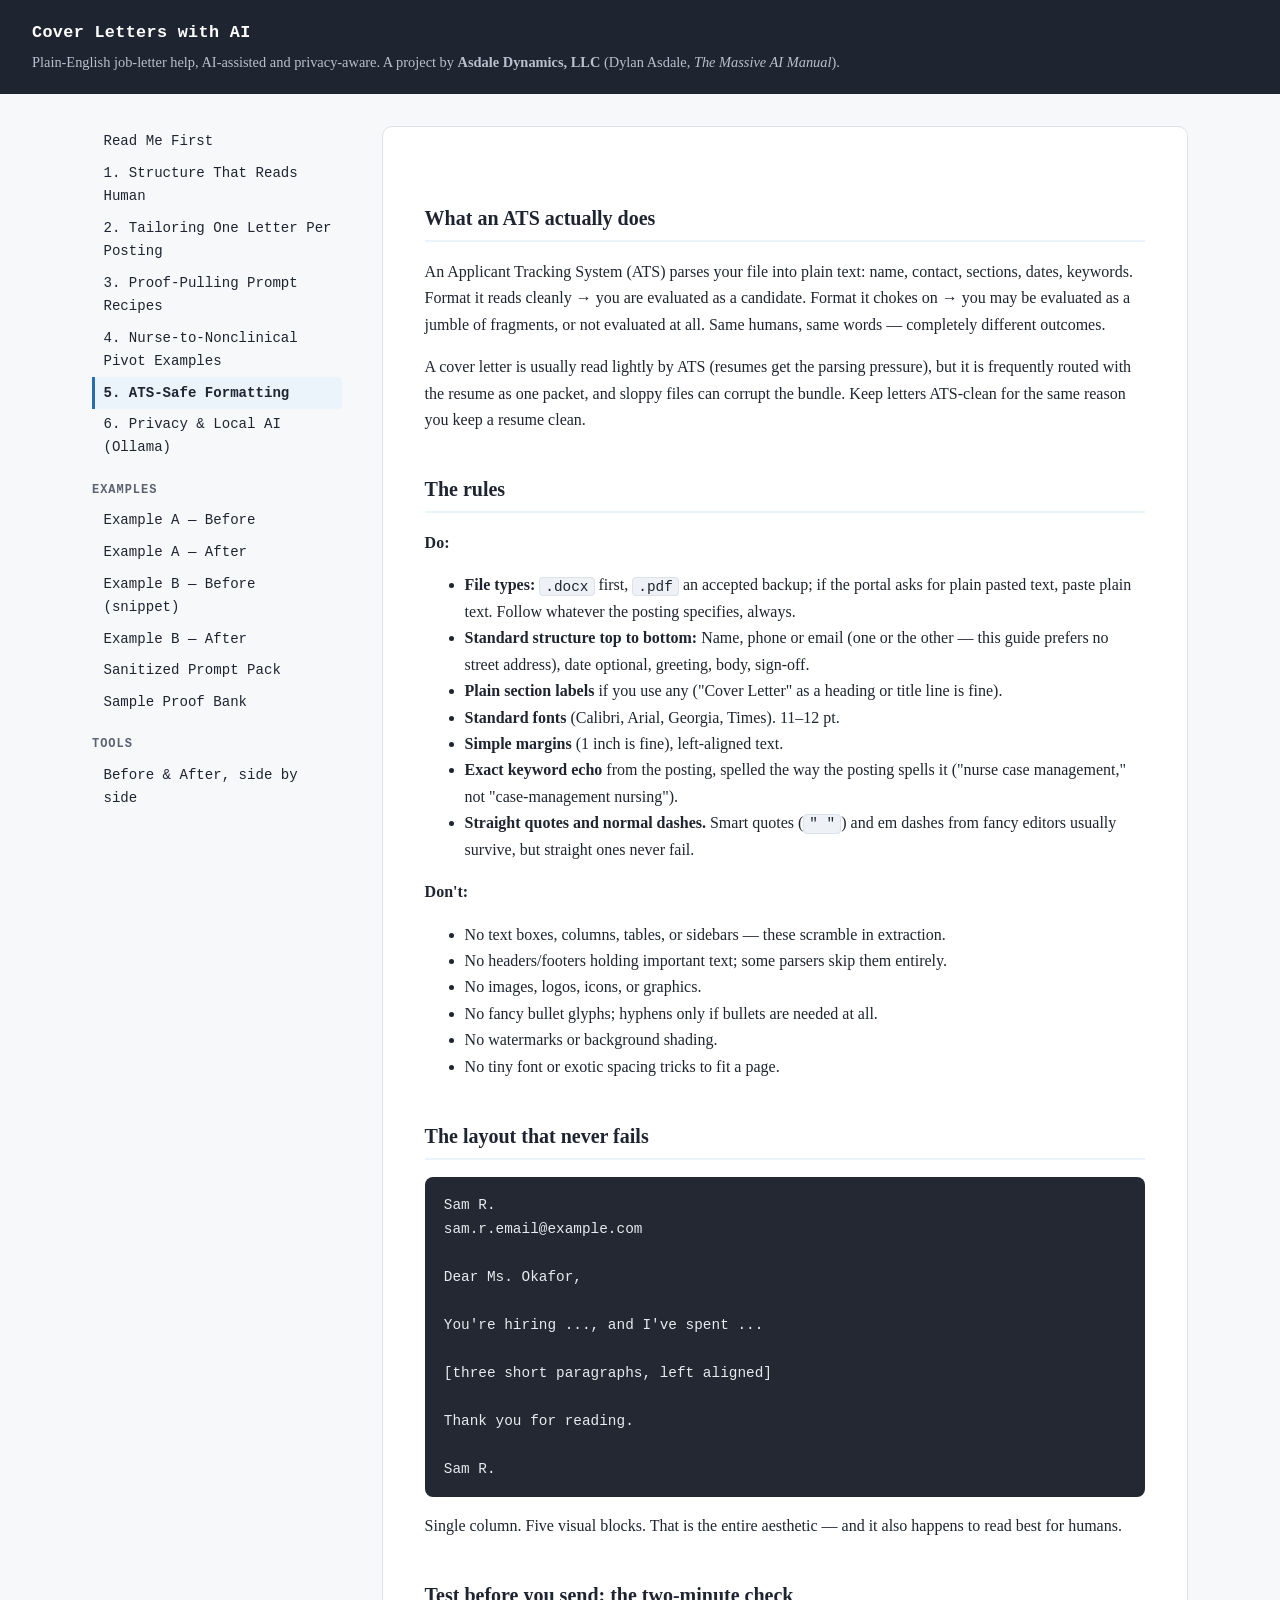
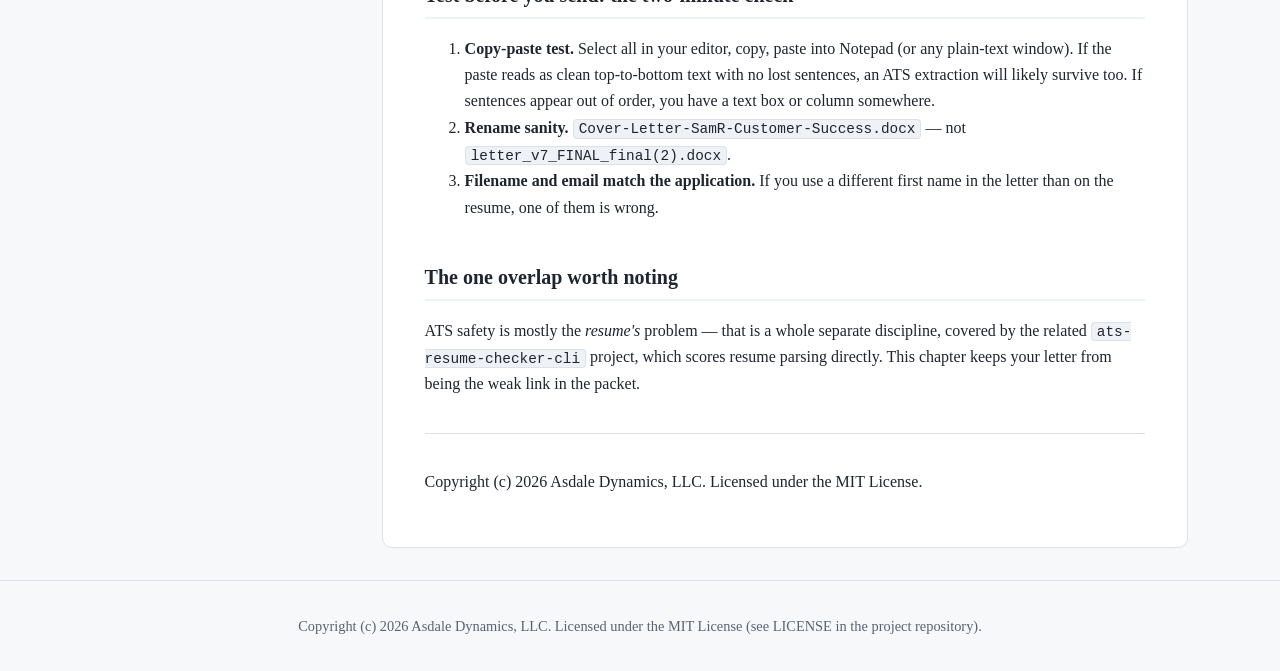
<file: site/05-ats-safe-formatting.html>
<!DOCTYPE html>
<html lang="en">
<head>
<meta charset="utf-8">
<meta name="viewport" content="width=device-width, initial-scale=1">
<title>5. ATS-Safe Formatting — Cover Letters with AI</title>
<link rel="stylesheet" href="style.css">

</head>
<body>
<header class="site-head">
  <a href="index.html" class="brand">Cover Letters with AI</a>
  <p class="tagline">Plain-English job-letter help, AI-assisted and privacy-aware.
  A project by <strong>Asdale Dynamics, LLC</strong> (Dylan Asdale, <em>The Massive AI Manual</em>).</p>
</header>
<div class="wrap">
<nav class="side">
<a href="index.html">Read Me First</a>
<a href="01-structure-that-reads-human.html">1. Structure That Reads Human</a>
<a href="02-tailor-per-posting.html">2. Tailoring One Letter Per Posting</a>
<a href="03-proof-prompts-resume.html">3. Proof-Pulling Prompt Recipes</a>
<a href="04-nurse-pivot-examples.html">4. Nurse-to-Nonclinical Pivot Examples</a>
<a href="05-ats-safe-formatting.html" class="active">5. ATS-Safe Formatting</a>
<a href="06-privacy-local-ollama.html">6. Privacy & Local AI (Ollama)</a>
<h2>Examples</h2>
<a href="examples/before-letter-A.html">Example A — Before</a>
<a href="examples/after-letter-A.html">Example A — After</a>
<a href="examples/before-letter-B.html">Example B — Before (snippet)</a>
<a href="examples/after-letter-B.html">Example B — After</a>
<a href="examples/sanitized-prompt-pack.html">Sanitized Prompt Pack</a>
<a href="examples/proof-bank-sample.html">Sample Proof Bank</a>
<h2>Tools</h2>
<a href="before-after.html">Before &amp; After, side by side</a>
</nav>
<main>
<h2 id="what-an-ats-actually-does">What an ATS actually does</h2>
<p>An Applicant Tracking System (ATS) parses your file into plain text: name, contact, sections, dates, keywords. Format it reads cleanly → you are evaluated as a candidate. Format it chokes on → you may be evaluated as a jumble of fragments, or not evaluated at all. Same humans, same words — completely different outcomes.</p>
<p>A cover letter is usually read lightly by ATS (resumes get the parsing pressure), but it is frequently routed with the resume as one packet, and sloppy files can corrupt the bundle. Keep letters ATS-clean for the same reason you keep a resume clean.</p>
<h2 id="the-rules">The rules</h2>
<p><strong>Do:</strong></p>
<ul>
<li><strong>File types:</strong> <code>.docx</code> first, <code>.pdf</code> an accepted backup; if the portal asks for plain pasted text, paste plain text. Follow whatever the posting specifies, always.</li>
<li><strong>Standard structure top to bottom:</strong> Name, phone or email (one or the other — this guide prefers no street address), date optional, greeting, body, sign-off.</li>
<li><strong>Plain section labels</strong> if you use any ("Cover Letter" as a heading or title line is fine).</li>
<li><strong>Standard fonts</strong> (Calibri, Arial, Georgia, Times). 11–12 pt.</li>
<li><strong>Simple margins</strong> (1 inch is fine), left-aligned text.</li>
<li><strong>Exact keyword echo</strong> from the posting, spelled the way the posting spells it ("nurse case management," not "case-management nursing").</li>
<li><strong>Straight quotes and normal dashes.</strong> Smart quotes (<code>" "</code>) and em dashes from fancy editors usually survive, but straight ones never fail.</li>
</ul>
<p><strong>Don't:</strong></p>
<ul>
<li>No text boxes, columns, tables, or sidebars — these scramble in extraction.</li>
<li>No headers/footers holding important text; some parsers skip them entirely.</li>
<li>No images, logos, icons, or graphics.</li>
<li>No fancy bullet glyphs; hyphens only if bullets are needed at all.</li>
<li>No watermarks or background shading.</li>
<li>No tiny font or exotic spacing tricks to fit a page.</li>
</ul>
<h2 id="the-layout-that-never-fails">The layout that never fails</h2>
<pre><code>Sam R.
sam.r.email@example.com

Dear Ms. Okafor,

You&#x27;re hiring ..., and I&#x27;ve spent ...

[three short paragraphs, left aligned]

Thank you for reading.

Sam R.</code></pre>
<p>Single column. Five visual blocks. That is the entire aesthetic — and it also happens to read best for humans.</p>
<h2 id="test-before-you-send-the-two-minute-check">Test before you send: the two-minute check</h2>
<ol>
<li><strong>Copy-paste test.</strong> Select all in your editor, copy, paste into Notepad (or any plain-text window). If the paste reads as clean top-to-bottom text with no lost sentences, an ATS extraction will likely survive too. If sentences appear out of order, you have a text box or column somewhere.</li>
<li><strong>Rename sanity.</strong> <code>Cover-Letter-SamR-Customer-Success.docx</code> — not <code>letter_v7_FINAL_final(2).docx</code>.</li>
<li><strong>Filename and email match the application.</strong> If you use a different first name in the letter than on the resume, one of them is wrong.</li>
</ol>
<h2 id="the-one-overlap-worth-noting">The one overlap worth noting</h2>
<p>ATS safety is mostly the <em>resume's</em> problem — that is a whole separate discipline, covered by the related <code>ats-resume-checker-cli</code> project, which scores resume parsing directly. This chapter keeps your letter from being the weak link in the packet.</p>
<hr>
<p>Copyright (c) 2026 Asdale Dynamics, LLC. Licensed under the MIT License.</p>
</main>
</div>
<footer class="site-foot">
<p>Copyright (c) 2026 Asdale Dynamics, LLC. Licensed under the MIT License (see LICENSE in the project repository).</p>
</footer>
</body>
</html>
</file>
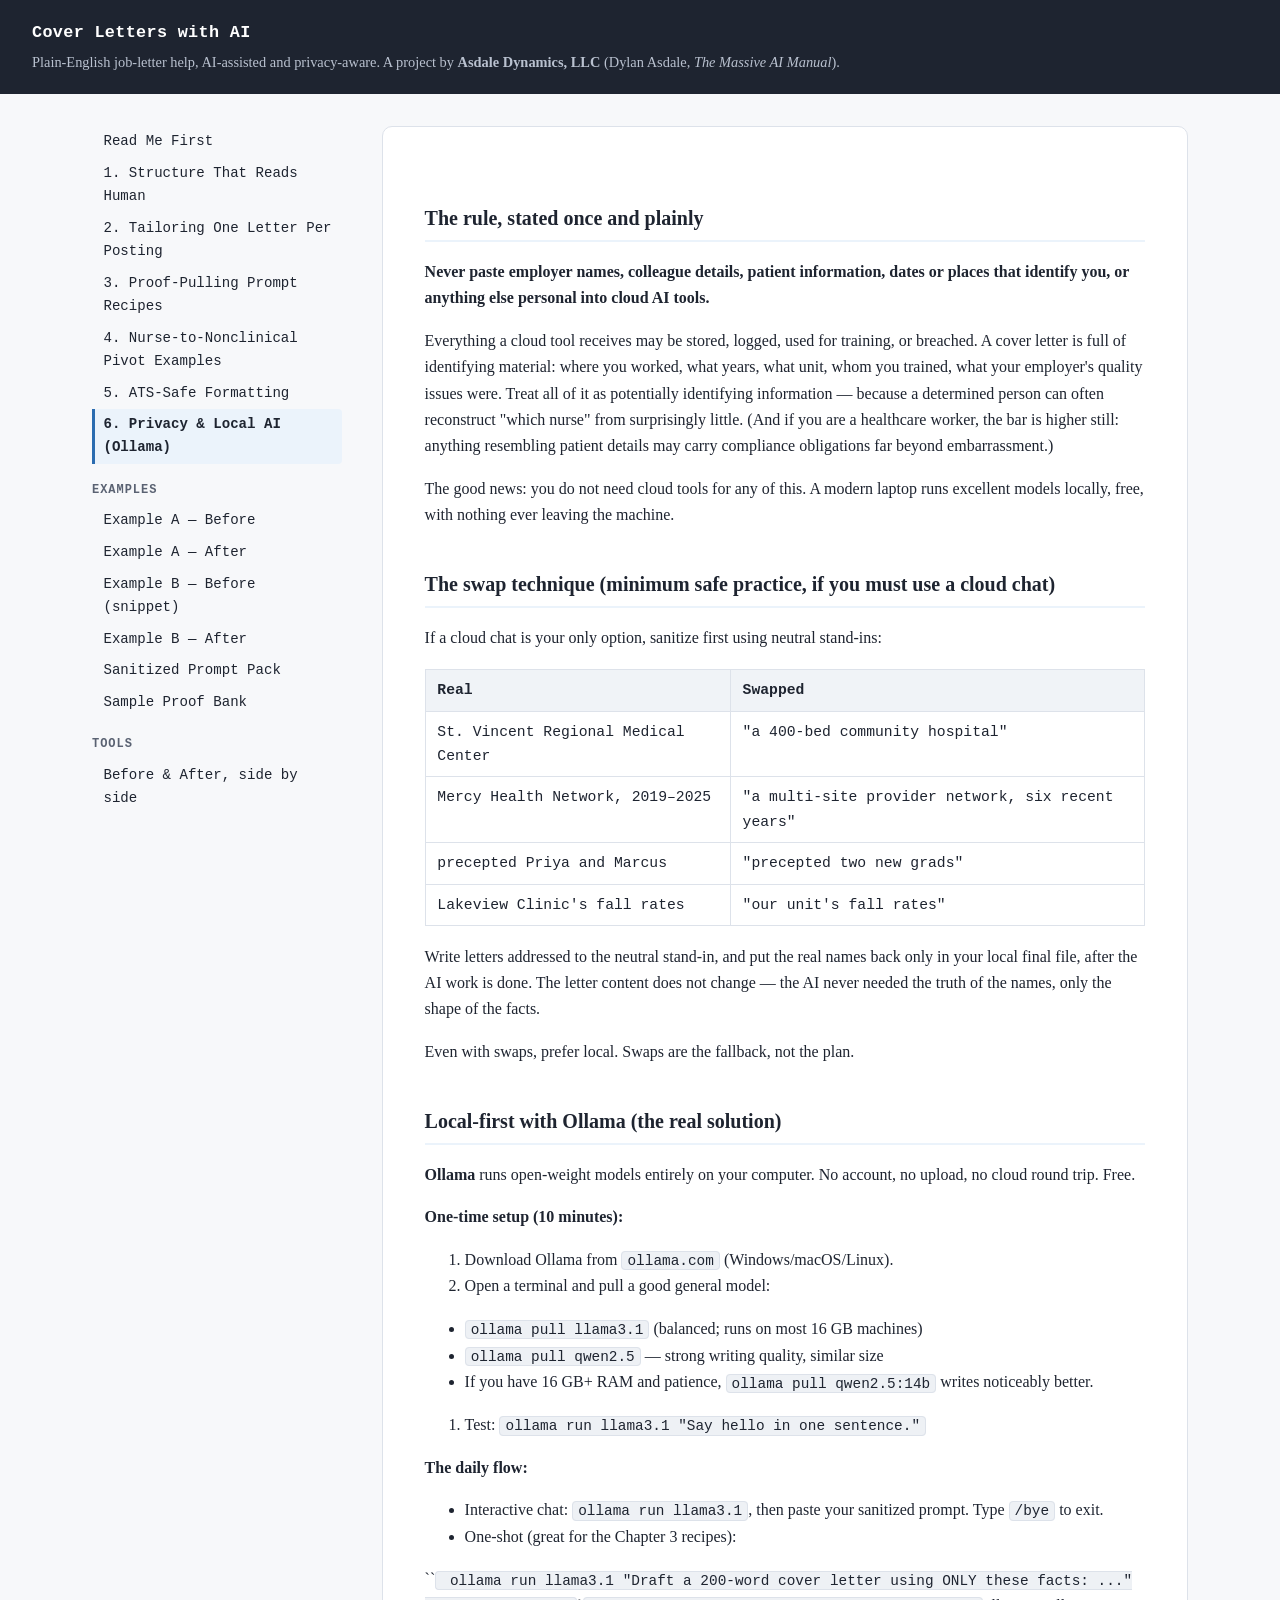
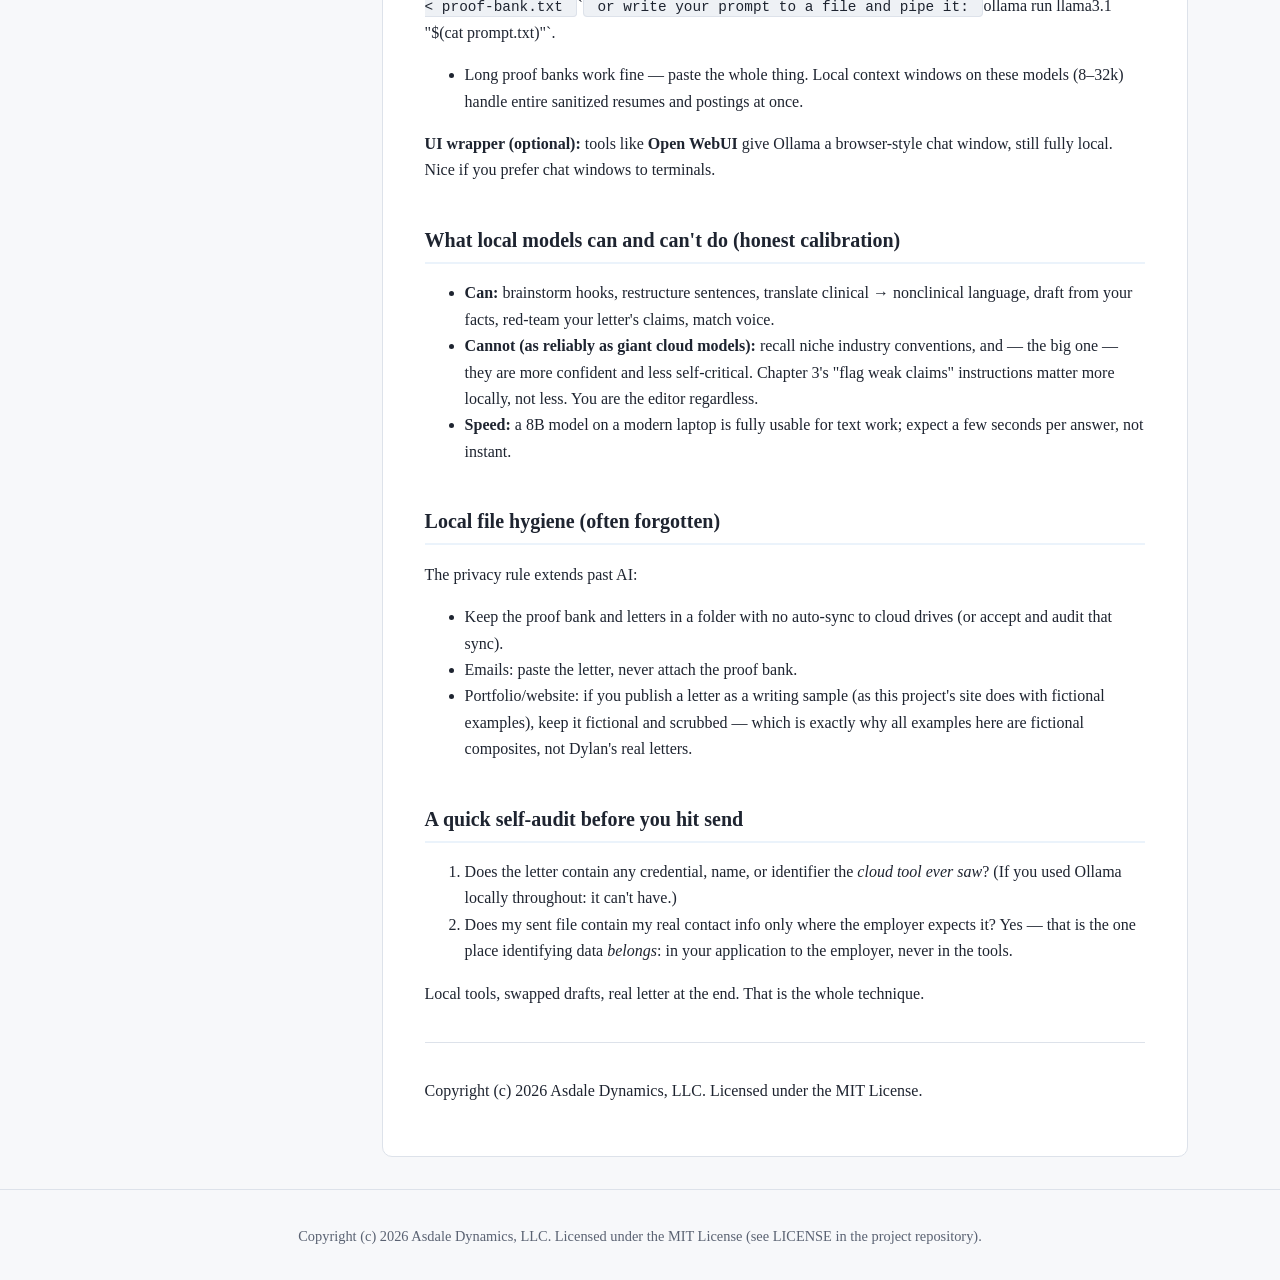
<file: site/06-privacy-local-ollama.html>
<!DOCTYPE html>
<html lang="en">
<head>
<meta charset="utf-8">
<meta name="viewport" content="width=device-width, initial-scale=1">
<title>6. Privacy &amp; Local AI (Ollama) — Cover Letters with AI</title>
<link rel="stylesheet" href="style.css">

</head>
<body>
<header class="site-head">
  <a href="index.html" class="brand">Cover Letters with AI</a>
  <p class="tagline">Plain-English job-letter help, AI-assisted and privacy-aware.
  A project by <strong>Asdale Dynamics, LLC</strong> (Dylan Asdale, <em>The Massive AI Manual</em>).</p>
</header>
<div class="wrap">
<nav class="side">
<a href="index.html">Read Me First</a>
<a href="01-structure-that-reads-human.html">1. Structure That Reads Human</a>
<a href="02-tailor-per-posting.html">2. Tailoring One Letter Per Posting</a>
<a href="03-proof-prompts-resume.html">3. Proof-Pulling Prompt Recipes</a>
<a href="04-nurse-pivot-examples.html">4. Nurse-to-Nonclinical Pivot Examples</a>
<a href="05-ats-safe-formatting.html">5. ATS-Safe Formatting</a>
<a href="06-privacy-local-ollama.html" class="active">6. Privacy & Local AI (Ollama)</a>
<h2>Examples</h2>
<a href="examples/before-letter-A.html">Example A — Before</a>
<a href="examples/after-letter-A.html">Example A — After</a>
<a href="examples/before-letter-B.html">Example B — Before (snippet)</a>
<a href="examples/after-letter-B.html">Example B — After</a>
<a href="examples/sanitized-prompt-pack.html">Sanitized Prompt Pack</a>
<a href="examples/proof-bank-sample.html">Sample Proof Bank</a>
<h2>Tools</h2>
<a href="before-after.html">Before &amp; After, side by side</a>
</nav>
<main>
<h2 id="the-rule-stated-once-and-plainly">The rule, stated once and plainly</h2>
<p><strong>Never paste employer names, colleague details, patient information, dates or places that identify you, or anything else personal into cloud AI tools.</strong></p>
<p>Everything a cloud tool receives may be stored, logged, used for training, or breached. A cover letter is full of identifying material: where you worked, what years, what unit, whom you trained, what your employer's quality issues were. Treat all of it as potentially identifying information — because a determined person can often reconstruct "which nurse" from surprisingly little. (And if you are a healthcare worker, the bar is higher still: anything resembling patient details may carry compliance obligations far beyond embarrassment.)</p>
<p>The good news: you do not need cloud tools for any of this. A modern laptop runs excellent models locally, free, with nothing ever leaving the machine.</p>
<h2 id="the-swap-technique-minimum-safe-practice-if-you-must-use-a-cloud-chat">The swap technique (minimum safe practice, if you must use a cloud chat)</h2>
<p>If a cloud chat is your only option, sanitize first using neutral stand-ins:</p>
<table>
<thead><tr>
<th>Real</th><th>Swapped</th>
</tr></thead>
<tbody>
<tr><td>St. Vincent Regional Medical Center</td><td>"a 400-bed community hospital"</td></tr>
<tr><td>Mercy Health Network, 2019–2025</td><td>"a multi-site provider network, six recent years"</td></tr>
<tr><td>precepted Priya and Marcus</td><td>"precepted two new grads"</td></tr>
<tr><td>Lakeview Clinic's fall rates</td><td>"our unit's fall rates"</td></tr>
</tbody></table>
<p>Write letters addressed to the neutral stand-in, and put the real names back only in your local final file, after the AI work is done. The letter content does not change — the AI never needed the truth of the names, only the shape of the facts.</p>
<p>Even with swaps, prefer local. Swaps are the fallback, not the plan.</p>
<h2 id="local-first-with-ollama-the-real-solution">Local-first with Ollama (the real solution)</h2>
<p><strong>Ollama</strong> runs open-weight models entirely on your computer. No account, no upload, no cloud round trip. Free.</p>
<p><strong>One-time setup (10 minutes):</strong></p>
<ol>
<li>Download Ollama from <code>ollama.com</code> (Windows/macOS/Linux).</li>
<li>Open a terminal and pull a good general model:</li>
</ol>
<ul>
<li><code>ollama pull llama3.1</code> (balanced; runs on most 16 GB machines)</li>
<li><code>ollama pull qwen2.5</code> — strong writing quality, similar size</li>
<li>If you have 16 GB+ RAM and patience, <code>ollama pull qwen2.5:14b</code> writes noticeably better.</li>
</ul>
<ol>
<li>Test: <code>ollama run llama3.1 "Say hello in one sentence."</code></li>
</ol>
<p><strong>The daily flow:</strong></p>
<ul>
<li>Interactive chat: <code>ollama run llama3.1</code>, then paste your sanitized prompt. Type <code>/bye</code> to exit.</li>
<li>One-shot (great for the Chapter 3 recipes): </li>
</ul>
<p>  ``<code>   ollama run llama3.1 "Draft a 200-word cover letter using ONLY these facts: ..." &lt; proof-bank.txt   </code>`<code>   or write your prompt to a file and pipe it: </code>ollama run llama3.1 "$(cat prompt.txt)"`.</p>
<ul>
<li>Long proof banks work fine — paste the whole thing. Local context windows on these models (8–32k) handle entire sanitized resumes and postings at once.</li>
</ul>
<p><strong>UI wrapper (optional):</strong> tools like <strong>Open WebUI</strong> give Ollama a browser-style chat window, still fully local. Nice if you prefer chat windows to terminals.</p>
<h2 id="what-local-models-can-and-cant-do-honest-calibration">What local models can and can't do (honest calibration)</h2>
<ul>
<li><strong>Can:</strong> brainstorm hooks, restructure sentences, translate clinical → nonclinical language, draft from your facts, red-team your letter's claims, match voice.</li>
<li><strong>Cannot (as reliably as giant cloud models):</strong> recall niche industry conventions, and — the big one — they are more confident and less self-critical. Chapter 3's "flag weak claims" instructions matter more locally, not less. You are the editor regardless.</li>
<li><strong>Speed:</strong> a 8B model on a modern laptop is fully usable for text work; expect a few seconds per answer, not instant.</li>
</ul>
<h2 id="local-file-hygiene-often-forgotten">Local file hygiene (often forgotten)</h2>
<p>The privacy rule extends past AI:</p>
<ul>
<li>Keep the proof bank and letters in a folder with no auto-sync to cloud drives (or accept and audit that sync).</li>
<li>Emails: paste the letter, never attach the proof bank.</li>
<li>Portfolio/website: if you publish a letter as a writing sample (as this project's site does with fictional examples), keep it fictional and scrubbed — which is exactly why all examples here are fictional composites, not Dylan's real letters.</li>
</ul>
<h2 id="a-quick-self-audit-before-you-hit-send">A quick self-audit before you hit send</h2>
<ol>
<li>Does the letter contain any credential, name, or identifier the <em>cloud tool ever saw</em>? (If you used Ollama locally throughout: it can't have.)</li>
<li>Does my sent file contain my real contact info only where the employer expects it? Yes — that is the one place identifying data <em>belongs</em>: in your application to the employer, never in the tools.</li>
</ol>
<p>Local tools, swapped drafts, real letter at the end. That is the whole technique.</p>
<hr>
<p>Copyright (c) 2026 Asdale Dynamics, LLC. Licensed under the MIT License.</p>
</main>
</div>
<footer class="site-foot">
<p>Copyright (c) 2026 Asdale Dynamics, LLC. Licensed under the MIT License (see LICENSE in the project repository).</p>
</footer>
</body>
</html>
</file>
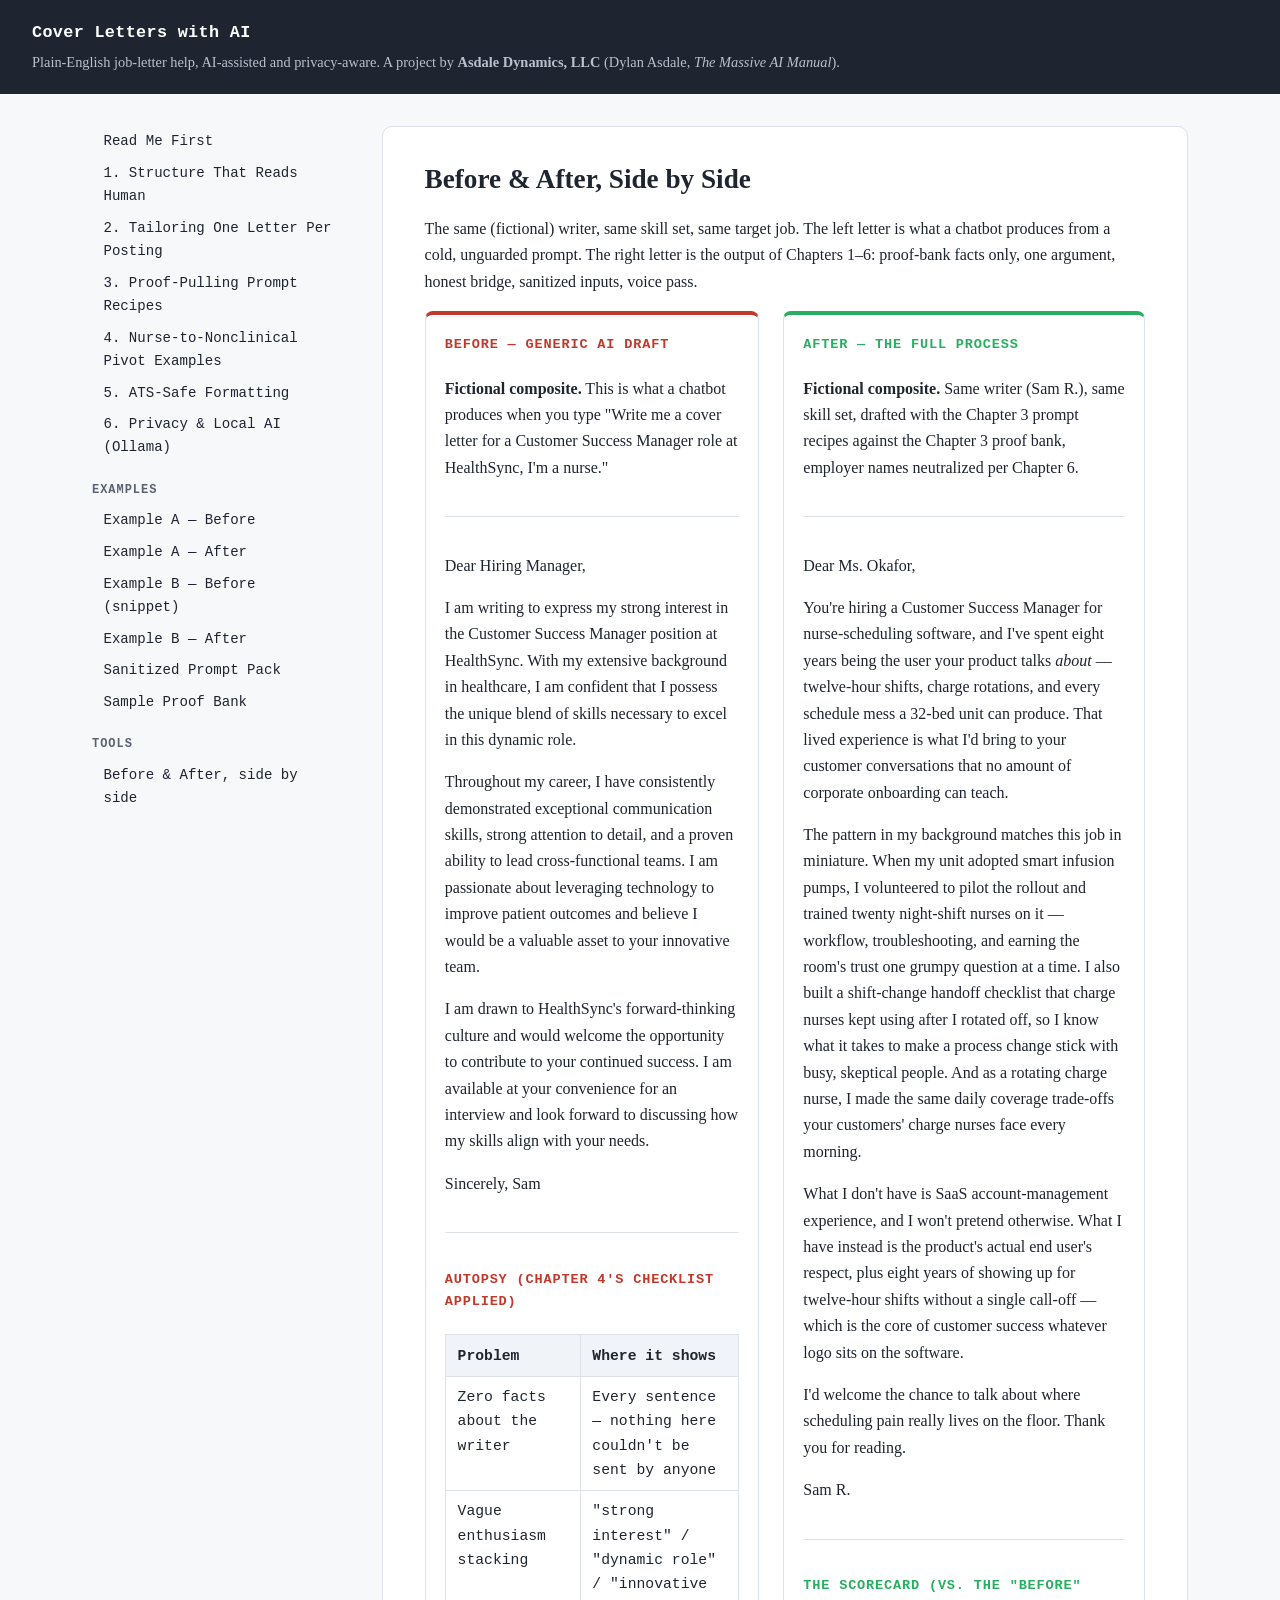
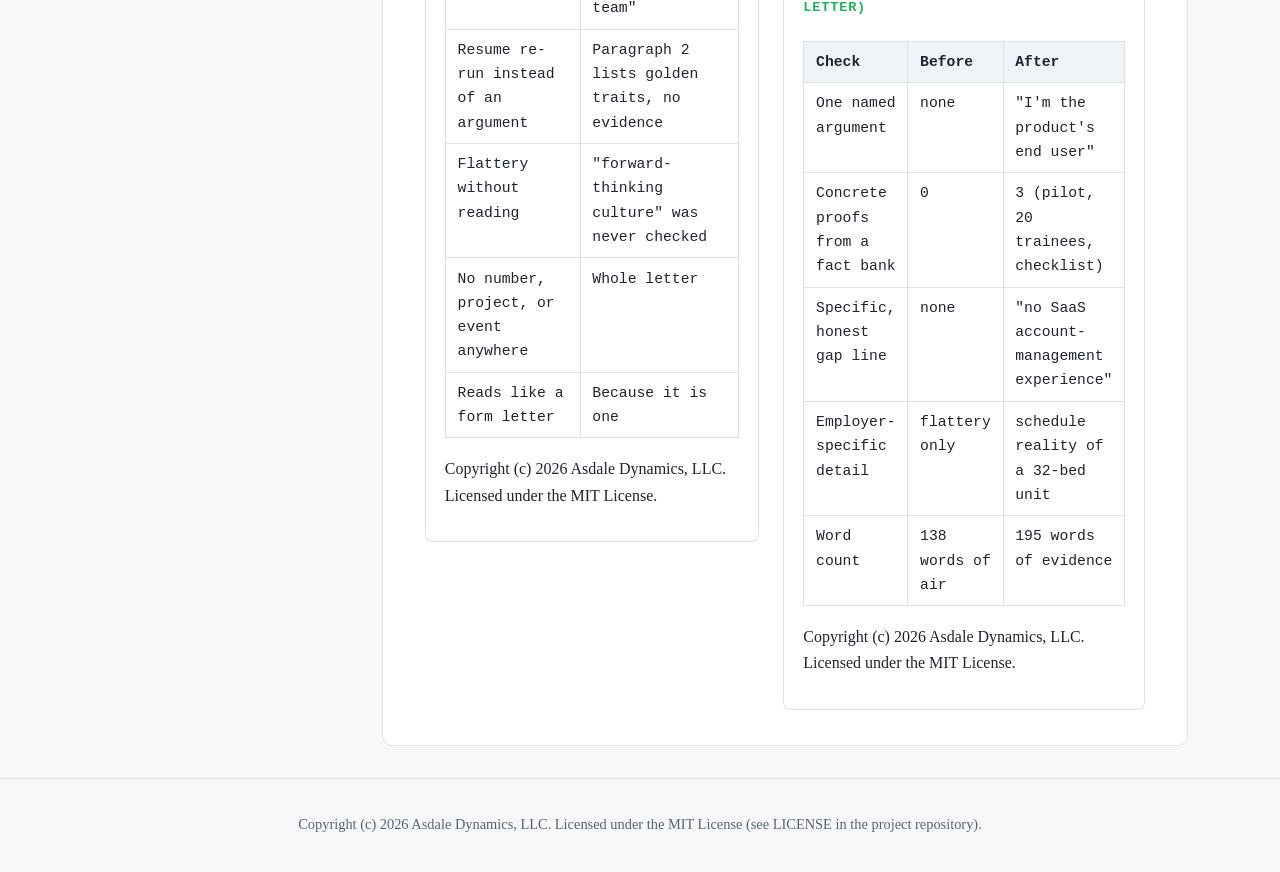
<file: site/before-after.html>
<!DOCTYPE html>
<html lang="en">
<head>
<meta charset="utf-8">
<meta name="viewport" content="width=device-width, initial-scale=1">
<title>Before &amp; After — Cover Letters with AI</title>
<link rel="stylesheet" href="style.css">

</head>
<body>
<header class="site-head">
  <a href="index.html" class="brand">Cover Letters with AI</a>
  <p class="tagline">Plain-English job-letter help, AI-assisted and privacy-aware.
  A project by <strong>Asdale Dynamics, LLC</strong> (Dylan Asdale, <em>The Massive AI Manual</em>).</p>
</header>
<div class="wrap">
<nav class="side">
<a href="index.html">Read Me First</a>
<a href="01-structure-that-reads-human.html">1. Structure That Reads Human</a>
<a href="02-tailor-per-posting.html">2. Tailoring One Letter Per Posting</a>
<a href="03-proof-prompts-resume.html">3. Proof-Pulling Prompt Recipes</a>
<a href="04-nurse-pivot-examples.html">4. Nurse-to-Nonclinical Pivot Examples</a>
<a href="05-ats-safe-formatting.html">5. ATS-Safe Formatting</a>
<a href="06-privacy-local-ollama.html">6. Privacy & Local AI (Ollama)</a>
<h2>Examples</h2>
<a href="examples/before-letter-A.html">Example A — Before</a>
<a href="examples/after-letter-A.html">Example A — After</a>
<a href="examples/before-letter-B.html">Example B — Before (snippet)</a>
<a href="examples/after-letter-B.html">Example B — After</a>
<a href="examples/sanitized-prompt-pack.html">Sanitized Prompt Pack</a>
<a href="examples/proof-bank-sample.html">Sample Proof Bank</a>
<h2>Tools</h2>
<a href="before-after.html">Before &amp; After, side by side</a>
</nav>
<main>
<h1>Before &amp; After, Side by Side</h1>
<p>The same (fictional) writer, same skill set, same target job. The left letter
is what a chatbot produces from a cold, unguarded prompt. The right letter is the
output of Chapters 1&ndash;6: proof-bank facts only, one argument, honest bridge,
sanitized inputs, voice pass.</p>
<div class="compare">
  <div class="col"><h2>Before &mdash; generic AI draft</h2><p><strong>Fictional composite.</strong> This is what a chatbot produces when you type "Write me a cover letter for a Customer Success Manager role at HealthSync, I'm a nurse."</p>
<hr>
<p>Dear Hiring Manager,</p>
<p>I am writing to express my strong interest in the Customer Success Manager position at HealthSync. With my extensive background in healthcare, I am confident that I possess the unique blend of skills necessary to excel in this dynamic role.</p>
<p>Throughout my career, I have consistently demonstrated exceptional communication skills, strong attention to detail, and a proven ability to lead cross-functional teams. I am passionate about leveraging technology to improve patient outcomes and believe I would be a valuable asset to your innovative team.</p>
<p>I am drawn to HealthSync's forward-thinking culture and would welcome the opportunity to contribute to your continued success. I am available at your convenience for an interview and look forward to discussing how my skills align with your needs.</p>
<p>Sincerely, Sam</p>
<hr>
<h2 id="autopsy-chapter-4s-checklist-applied">Autopsy (Chapter 4's checklist applied)</h2>
<table>
<thead><tr>
<th>Problem</th><th>Where it shows</th>
</tr></thead>
<tbody>
<tr><td>Zero facts about the writer</td><td>Every sentence — nothing here couldn't be sent by anyone</td></tr>
<tr><td>Vague enthusiasm stacking</td><td>"strong interest" / "dynamic role" / "innovative team"</td></tr>
<tr><td>Resume re-run instead of an argument</td><td>Paragraph 2 lists golden traits, no evidence</td></tr>
<tr><td>Flattery without reading</td><td>"forward-thinking culture" was never checked</td></tr>
<tr><td>No number, project, or event anywhere</td><td>Whole letter</td></tr>
<tr><td>Reads like a form letter</td><td>Because it is one</td></tr>
</tbody></table>
<p>Copyright (c) 2026 Asdale Dynamics, LLC. Licensed under the MIT License.</p></div>
  <div class="col"><h2>After &mdash; the full process</h2><p><strong>Fictional composite.</strong> Same writer (Sam R.), same skill set, drafted with the Chapter 3 prompt recipes against the Chapter 3 proof bank, employer names neutralized per Chapter 6.</p>
<hr>
<p>Dear Ms. Okafor,</p>
<p>You're hiring a Customer Success Manager for nurse-scheduling software, and I've spent eight years being the user your product talks <em>about</em> — twelve-hour shifts, charge rotations, and every schedule mess a 32-bed unit can produce. That lived experience is what I'd bring to your customer conversations that no amount of corporate onboarding can teach.</p>
<p>The pattern in my background matches this job in miniature. When my unit adopted smart infusion pumps, I volunteered to pilot the rollout and trained twenty night-shift nurses on it — workflow, troubleshooting, and earning the room's trust one grumpy question at a time. I also built a shift-change handoff checklist that charge nurses kept using after I rotated off, so I know what it takes to make a process change stick with busy, skeptical people. And as a rotating charge nurse, I made the same daily coverage trade-offs your customers' charge nurses face every morning.</p>
<p>What I don't have is SaaS account-management experience, and I won't pretend otherwise. What I have instead is the product's actual end user's respect, plus eight years of showing up for twelve-hour shifts without a single call-off — which is the core of customer success whatever logo sits on the software.</p>
<p>I'd welcome the chance to talk about where scheduling pain really lives on the floor. Thank you for reading.</p>
<p>Sam R.</p>
<hr>
<h2 id="the-scorecard-vs-the-before-letter">The scorecard (vs. the "Before" letter)</h2>
<table>
<thead><tr>
<th>Check</th><th>Before</th><th>After</th>
</tr></thead>
<tbody>
<tr><td>One named argument</td><td>none</td><td>"I'm the product's end user"</td></tr>
<tr><td>Concrete proofs from a fact bank</td><td>0</td><td>3 (pilot, 20 trainees, checklist)</td></tr>
<tr><td>Specific, honest gap line</td><td>none</td><td>"no SaaS account-management experience"</td></tr>
<tr><td>Employer-specific detail</td><td>flattery only</td><td>schedule reality of a 32-bed unit</td></tr>
<tr><td>Word count</td><td>138 words of air</td><td>195 words of evidence</td></tr>
</tbody></table>
<p>Copyright (c) 2026 Asdale Dynamics, LLC. Licensed under the MIT License.</p></div>
</div>
</main>
</div>
<footer class="site-foot">
<p>Copyright (c) 2026 Asdale Dynamics, LLC. Licensed under the MIT License (see LICENSE in the project repository).</p>
</footer>
</body>
</html>
</file>
<file: site/style.css>
/* Cover Letters with AI — static site stylesheet
   Copyright (c) 2026 Asdale Dynamics, LLC. MIT License. */

:root {
  --ink: #1e2430;
  --muted: #5a6272;
  --accent: #2b6cb0;
  --accent-soft: #ebf3fb;
  --line: #dde2ea;
  --bg: #f7f8fa;
  --card: #ffffff;
  --warn: #8a4b08;
  --warn-soft: #fdf3e4;
}

* { box-sizing: border-box; }

body {
  margin: 0;
  font-family: Georgia, "Times New Roman", serif;
  color: var(--ink);
  background: var(--bg);
  line-height: 1.65;
}

code, pre, .brand, .btn, th, td {
  font-family: ui-monospace, "SF Mono", Consolas, Menlo, monospace;
}

code {
  background: #eef1f5;
  border: 1px solid var(--line);
  border-radius: 4px;
  padding: 0.05em 0.35em;
  font-size: 0.9em;
}

pre {
  background: #232833;
  color: #e8eaf0;
  padding: 1em 1.2em;
  border-radius: 8px;
  overflow-x: auto;
  line-height: 1.5;
}

pre code { background: none; border: none; color: inherit; padding: 0; }

/* ---------- header + footer ---------- */

.site-head {
  background: var(--ink);
  color: #fff;
  padding: 1.2em 2em;
}

.site-head .brand {
  color: #fff;
  text-decoration: none;
  font-weight: 700;
  letter-spacing: 0.02em;
  font-size: 1.05rem;
}

.site-head .tagline {
  margin: 0.3em 0 0;
  color: #b9c1cf;
  font-size: 0.9rem;
  font-family: Georgia, serif;
}

.site-foot {
  border-top: 1px solid var(--line);
  padding: 1.4em 2em;
  color: var(--muted);
  font-size: 0.9rem;
  text-align: center;
}

.site-foot a { color: var(--accent); }

/* ---------- layout ---------- */

.wrap {
  display: flex;
  gap: 2.5em;
  max-width: 1160px;
  margin: 0 auto;
  padding: 2em;
  align-items: flex-start;
}

.side {
  width: 250px;
  flex-shrink: 0;
  position: sticky;
  top: 1em;
  font-family: ui-monospace, "SF Mono", Consolas, Menlo, monospace;
  font-size: 0.88rem;
}

.side h2 {
  font-size: 0.75rem;
  text-transform: uppercase;
  letter-spacing: 0.08em;
  color: var(--muted);
  margin: 1.4em 0 0.4em;
}

.side a {
  display: block;
  padding: 0.3em 0.6em;
  color: var(--ink);
  text-decoration: none;
  border-left: 3px solid transparent;
  border-radius: 0 4px 4px 0;
}

.side a:hover { background: var(--accent-soft); }

.side a.active {
  border-left-color: var(--accent);
  background: var(--accent-soft);
  font-weight: 600;
}

main {
  flex: 1;
  min-width: 0;
  background: var(--card);
  border: 1px solid var(--line);
  border-radius: 10px;
  padding: 2.2em 2.6em;
}

@media (max-width: 900px) {
  .wrap { flex-direction: column; }
  .side { width: 100%; position: static; }
}

/* ---------- typography ---------- */

main h1 { font-size: 1.7rem; line-height: 1.3; margin-top: 0; }

main h2 {
  font-size: 1.25rem;
  border-bottom: 2px solid var(--accent-soft);
  padding-bottom: 0.25em;
  margin-top: 2em;
}

main h2 code, main h3 code { font-size: 0.95em; }

blockquote {
  margin: 1.2em 0;
  padding: 0.4em 0 0.4em 1.2em;
  border-left: 4px solid var(--accent);
  background: var(--accent-soft);
  border-radius: 0 6px 6px 0;
}

blockquote p { margin: 0.4em 0; }

.main a { color: var(--accent); }
main a { color: var(--accent); }

hr {
  border: none;
  border-top: 1px solid var(--line);
  margin: 2.2em 0;
}

table {
  border-collapse: collapse;
  width: 100%;
  font-size: 0.92rem;
  margin: 1.2em 0;
}

th, td {
  text-align: left;
  vertical-align: top;
  border: 1px solid var(--line);
  background: #fff;
  padding: 0.55em 0.8em;
}

th { background: #f0f3f7; }

.task-list { list-style: none; padding-left: 0.4em; }
.task-list input { margin-right: 0.5em; }

/* ---------- home hero ---------- */

.hero {
  background: linear-gradient(135deg, var(--accent), #1a4e8a);
  color: #fff;
  border-radius: 10px;
  padding: 2em 2.2em;
  margin-bottom: 2em;
}

.hero h1 { color: #fff; margin: 0 0 0.4em; font-size: 1.9rem; }

.hero p { color: #dbe7f5; max-width: 46em; }

.btn {
  display: inline-block;
  margin: 1em 0.8em 0 0;
  padding: 0.55em 1.1em;
  border-radius: 6px;
  background: #fff;
  color: var(--accent) !important;
  text-decoration: none;
  font-size: 0.9rem;
  font-weight: 700;
  font-family: ui-monospace, "SF Mono", Consolas, Menlo, monospace;
}

.btn.ghost {
  background: transparent;
  color: #fff !important;
  border: 1px solid rgba(255, 255, 255, 0.6);
}

/* ---------- before/after comparison ---------- */

.compare {
  display: grid;
  grid-template-columns: 1fr 1fr;
  gap: 1.5em;
  align-items: start;
}

@media (max-width: 900px) {
  .compare { grid-template-columns: 1fr; }
}

.compare .col {
  border: 1px solid var(--line);
  border-radius: 8px;
  padding: 1em 1.2em;
}

.compare .col:first-child { border-top: 4px solid #c0392b; }
.compare .col:last-child { border-top: 4px solid #27ae60; }

.compare .col h2 {
  font-family: ui-monospace, "SF Mono", Consolas, Menlo, monospace;
  font-size: 0.85rem;
  text-transform: uppercase;
  letter-spacing: 0.06em;
  border: none;
  margin-top: 0.2em;
}

.compare .col:first-child h2 { color: #c0392b; }
.compare .col:last-child h2 { color: #27ae60; }

.privacy-note {
  background: var(--warn-soft);
  border-left: 4px solid var(--warn);
  padding: 0.8em 1em;
  border-radius: 0 6px 6px 0;
}
</file>
